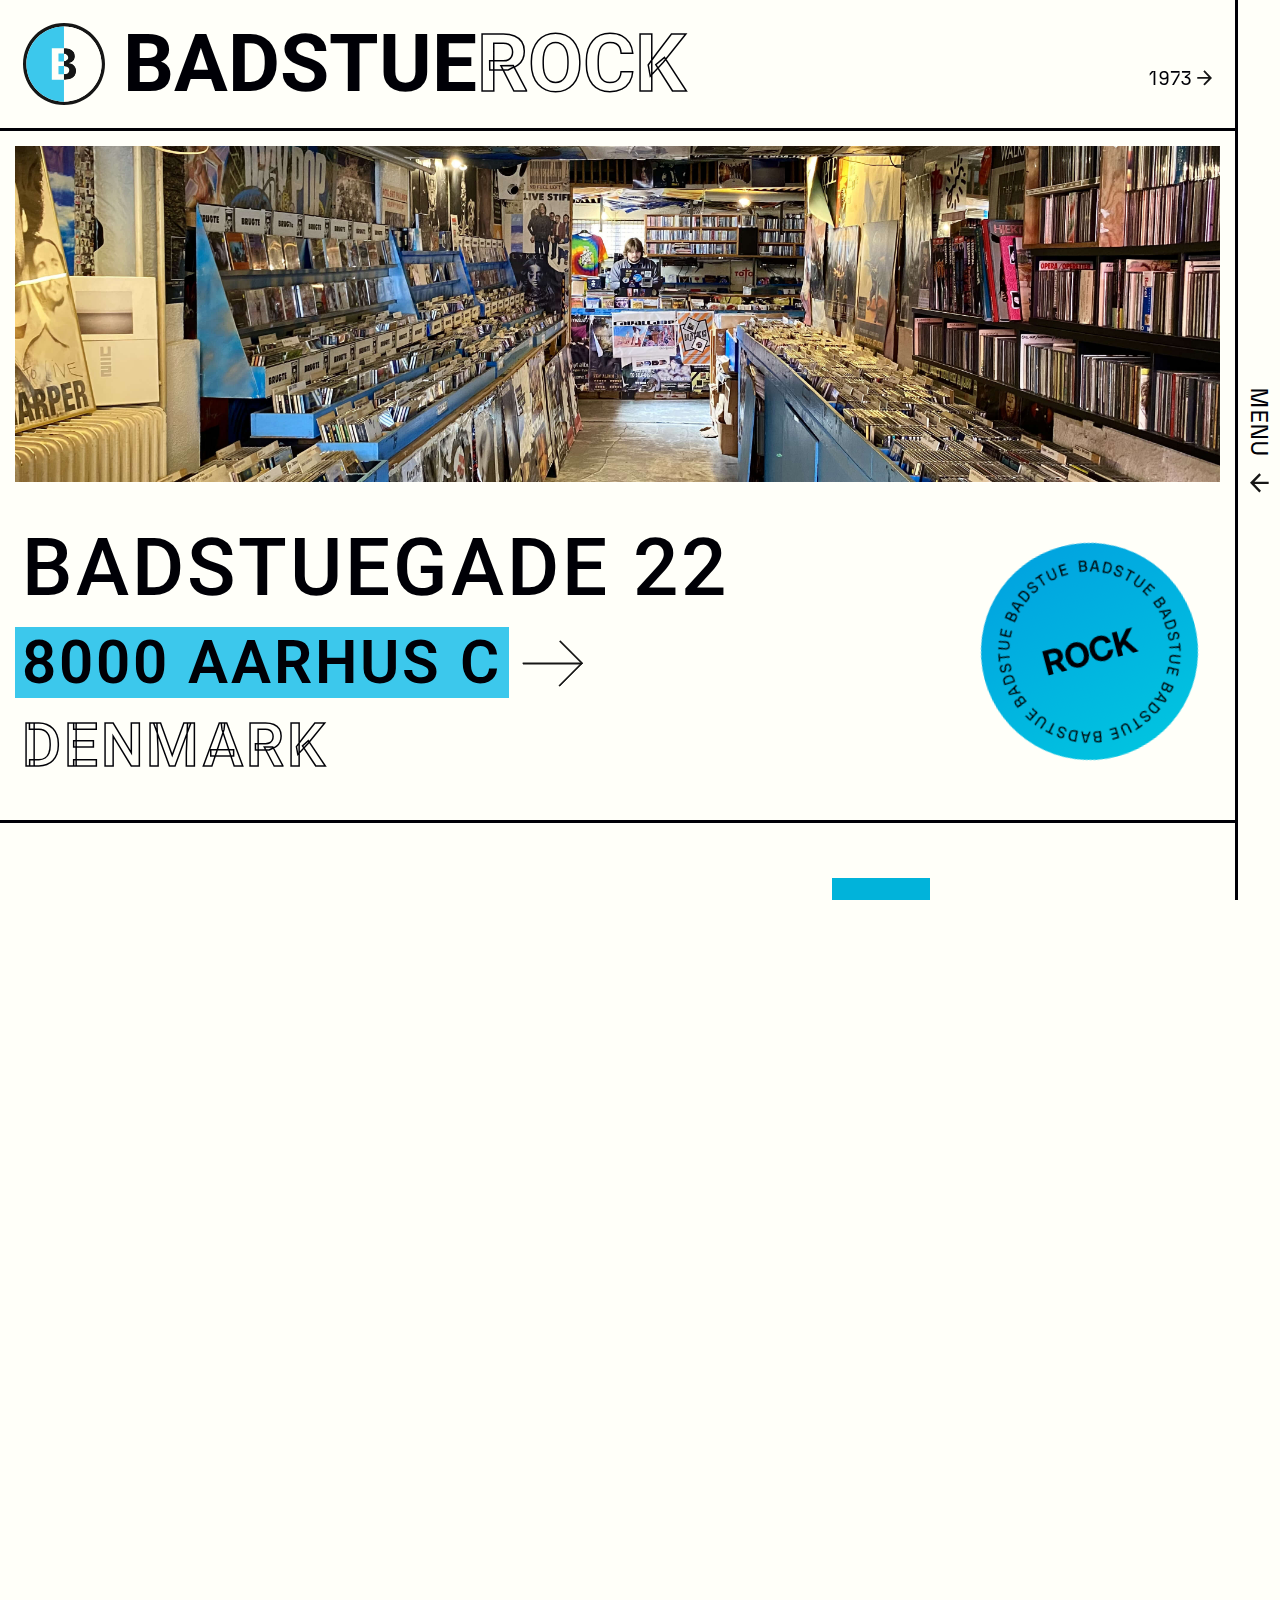
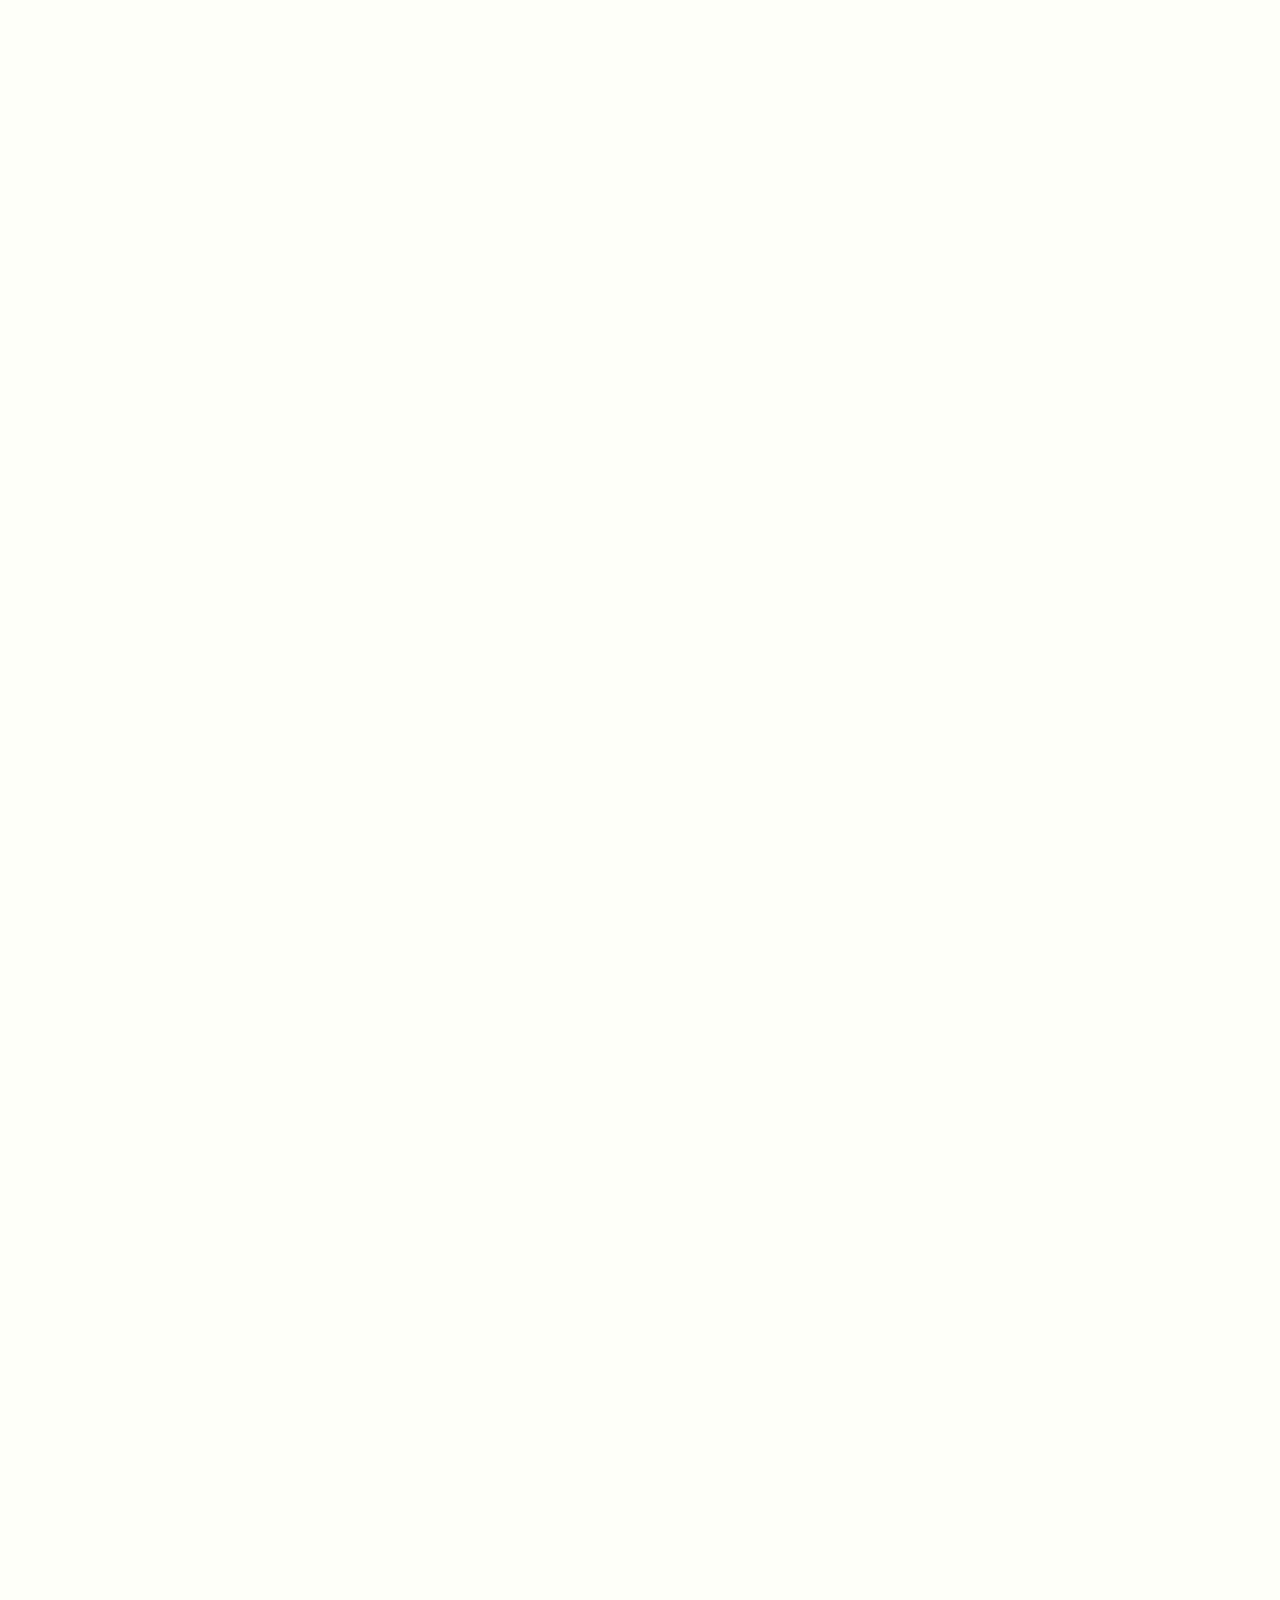
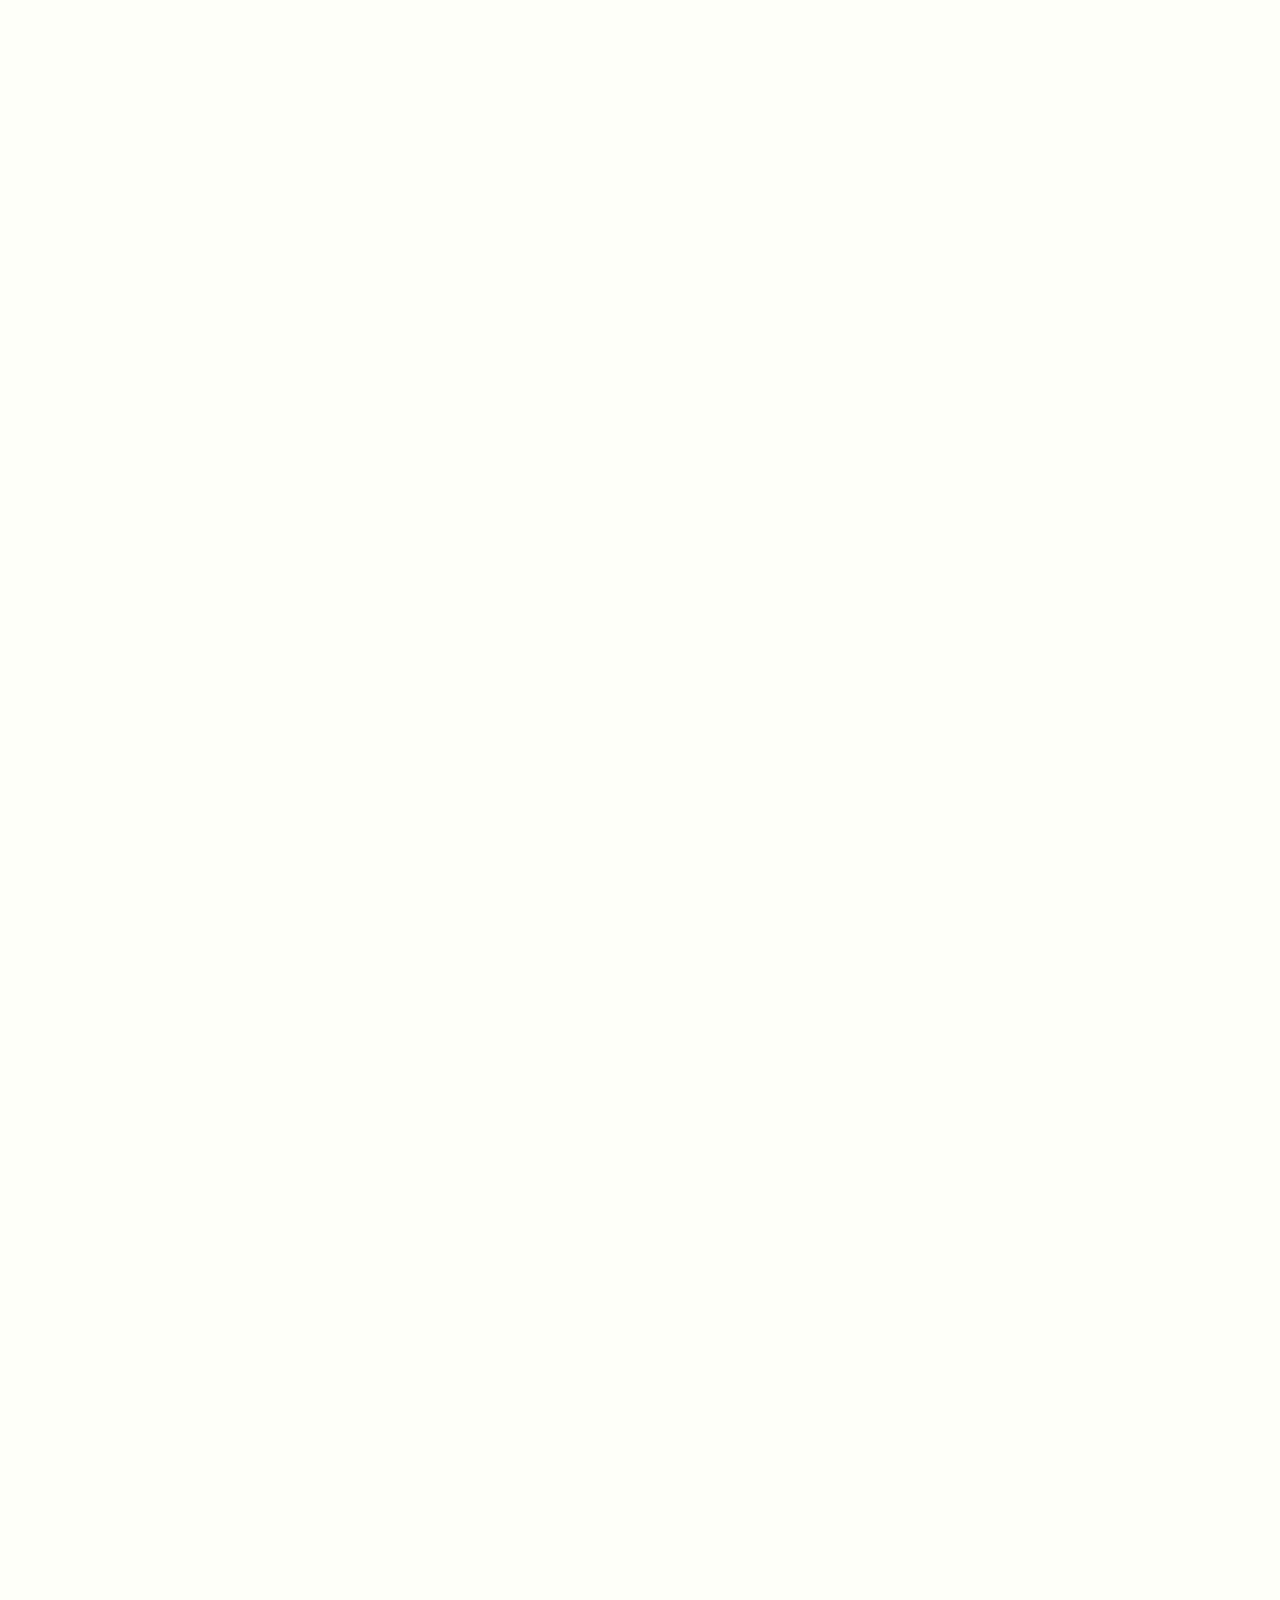
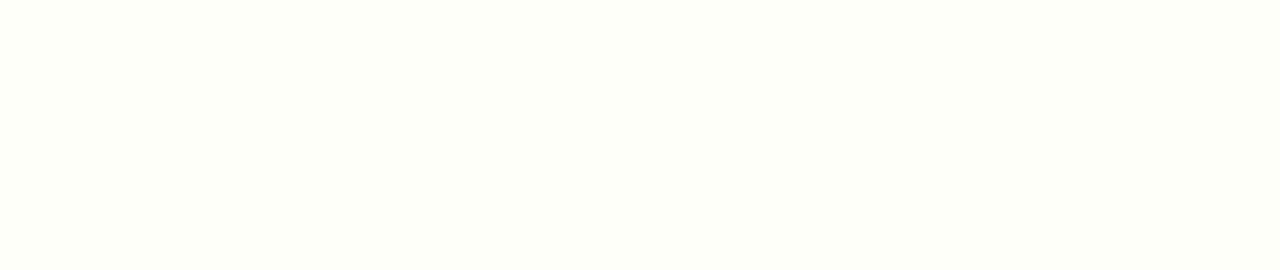
<file: index.html>
<!DOCTYPE html>
<html lang="en">
<head>
    <meta charset="UTF-8">
    <meta http-equiv="X-UA-Compatible" content="IE=edge">
    <meta name="viewport" content="width=device-width, initial-scale=1.0">
    <meta name="format-detection" content="telephone=no">
    <meta property="og:type" content="website">
    <meta property="og:title" content="Badstuerock">
    <meta property="og:site_name" content="Pladebutik">
    <meta property="og:description" content="Pladebutik i Latinerkvarteret">
    <meta name="description" content="Pladebutik i Latinerkvarteret">
    <meta property="og:image" content="img/logo.svg">
    <meta name="keywords" content="forside, åbningstider, cd, kassette, vinyler, shop, Aarhus, pladebutik, dansk">
    <meta name="author" content="Dennis Russell, Frederik Barbre, Lean Hansen">
    <meta name="geo.placename" content="Aarhus">
    <meta property="og:image" content="img/logo.svg">
    <meta property="og:url" content="https://badstuerock.v2.frederikbarbre.dk/">
    <meta property="og:locale" content="da_dk">
    <link rel="shortcut icon" href="img/logo.svg" type="image/x-icon">
    <link rel="stylesheet" href="css/style.css">
    <script src="js/main.js" defer></script>
    <script src="js/frontpage.js" defer></script>
    <script src="js/frontpageGenerator.js" type="module"></script>
    <title>BadstueRock</title>
</head>

<!-- Body Start -->

<body>

    <!-- Outer Wrapper Start -->

    <div class="outer-wrapper" id="top">

        <!-- Inner Wrapper Start -->

        <div class="inner-wrapper">

            <!-- Header Start -->

            <header>

                <!-- Header div 1 Start -->

                <div>
                    <a href="index.html"><img src="img/logo.svg" alt="badstue-logo"></a>
                    <h1 onclick="window.location.href = 'index.html'">BADSTUE<span>ROCK</span></h1>
                </div>

                <!-- Header div 1 End -->

                <!-- Header div 2 Start -->

                <div onclick="window.location.href = 'aboutus.html'" class="year-animation">
                    <p>1973</p>
                    <img src="img/arrow-plain.svg" alt="arrow">
                </div>

                <!-- Header div 2 End -->

            </header>

            <!-- Header End -->

            <!-- Hero Start -->

            <div class="hero">
                <img src="img/badstue-hero-alt.jpg" alt="badstue-hero">
                <div class="hero-text">
                    <article>
                        <h2>BADSTUEGADE 22</h2>
                        <div class="hero-text-btn"><h3 onclick="window.open('https://www.google.com/maps/place/Badstue+Rock/@56.1588919,10.206314,17z/data=!3m1!4b1!4m6!3m5!1s0x464c3f9690657f89:0xbd5d1159717348e4!8m2!3d56.1588889!4d10.2088889!16s%2Fg%2F11b6n_l26g?entry=ttu', '_blank')">8000 AARHUS C</h3></div>
                        <h3>DENMARK</h3>
                    </article> 
                    <div class="badge">
                        <div class="text-circle"></div>
                        <h3>ROCK</h3>
                    </div>
                </div>
            </div>

            <!-- Hero End -->

            <!-- New Releases Start -->

            <div class="m-scroll box-65 letter-height">
                <div class="m-scroll__title">
                  <div class="scroll-backward scroll-speed-medium letter-gap">
                    <h2>
                       NYE RELEASES <span>NYE RELEASES</span> NYE RELEASES <span>NYE RELEASES</span> NYE RELEASES <span>NYE RELEASES</span>
                    </h2>
                    <h2>
                        NYE RELEASES <span>NYE RELEASES</span> NYE RELEASES <span>NYE RELEASES</span> NYE RELEASES <span>NYE RELEASES</span>
                    </h2>
                  </div>
                </div>
            </div>

            <div class="releases-wrapper">
                <div class="releases-inner-wrapper scroll-grab">
                    <div class="releases" id="releases">
                        
                    </div>
                    <!-- Show all Icon Start -->
    
                    <div class="show-all release-height">
                        <div class="show-all-btn" onclick="window.location.href = 'inventory.html'">
                            <img src="img/arrow-diagonal.svg" alt="arrow">
                        </div>
                        <h5>VIS ALLE</h5>
                    </div>
    
                    <!-- Show all Icon End -->
                </div>
    
                <div class="m-scroll box-off arrow-height">
                    <div class="m-scroll__title">
                      <div class="scroll-forward scroll-speed-medium arrow-gap">
                        <div class="flex">
                            <img class="arrow-forward" src="img/arrow-forward.png" alt="arrow-forward">
                            <img class="arrow-forward" src="img/arrow-forward.png" alt="arrow-forward">
                        </div>
                        <div class="flex">
                            <img class="arrow-forward" src="img/arrow-forward.png" alt="arrow-forward">
                            <img class="arrow-forward" src="img/arrow-forward.png" alt="arrow-forward">
                        </div>
                      </div>
                    </div>
                </div>
            </div>

            <!-- New Releases End -->

            <!-- Recommendations Start -->

            <div class="m-scroll box-55 letter-height">
                <div class="m-scroll__title">
                  <div class="scroll-backward scroll-speed-slow letter-gap">
                    <h2>
                       BADSTUE <span>ANBEFALER</span> BADSTUE <span>ANBEFALER</span> BADSTUE <span>ANBEFALER</span> BADSTUE <span>ANBEFALER</span> BADSTUE <span>ANBEFALER</span> BADSTUE <span>ANBEFALER</span>
                    </h2>
                    <h2>
                        BADSTUE <span>ANBEFALER</span> BADSTUE <span>ANBEFALER</span> BADSTUE <span>ANBEFALER</span> BADSTUE <span>ANBEFALER</span> BADSTUE <span>ANBEFALER</span> BADSTUE <span>ANBEFALER</span>
                    </h2>
                  </div>
                </div>
            </div>

            <div class="recommend-wrapper">
                <div class="recommend">
                    <div class="recommend-inner">
                        <div>
                            <div class="play-btn paused">
                                <div>
                                    <img onclick="audioPlayer()" id="play" src="img/play.svg" alt="play-btn">
                                    <img onclick="audioPlayer()" id="pause" class="audio-not-active" src="img/pause.svg" alt="pause-btn">
                                    <audio src="audio/local-hero.mp3" id="audio"></audio>
                                </div>
                            </div>
                            <img src="img/mark-knopfler.png" alt="local hero mark knopfler">
                            <div id="progress-bar"></div>
                        </div>
                        <img class="local-hero" src="img/local-hero-text.png" alt="local hero text">
                        <article>
                            <img class="hidden local-hero-mobile" src="img/local-hero-text-horizontal.png" alt="local hero text">
                            <h3>MARK KNOPFLER</h3>
                            <h4>ROCK</h4>
                            <p>Guitaristen og vokalisten fra Dire Straits, Mark Knopfler, er den primære arbejdskraft og tanke bag dette eventyrlige soundtrack til filmen 'Local Hero', der bl.a. også har Gerry Rafferty som optrædende på vokal.
                                <br><br>
                                Pladen er 'half speed mastered' af det kendte Abbey Road Studios. Resultatet er krystalklare højfrekvenser og generelt bedre kvalitet end sædvanlige mastering-teknikker. 
                                <br><br>
                                Med pladen følger der nemlig et 'mastering certificate' fra Abbey Road's.</p>
                        </article>
                    </div>
                </div>
            </div>

            <!-- Recommendations End -->

            <!-- Articles Start -->

            <div class="m-scroll box-15 letter-height">
                <div class="m-scroll__title">
                  <div class="scroll-backward scroll-speed-medium letter-gap">
                    <h2>
                       ARTIKLER <span>ARTIKLER</span> ARTIKLER <span>ARTIKLER</span> ARTIKLER <span>ARTIKLER</span> ARTIKLER <span>ARTIKLER</span>
                    </h2>
                    <h2>
                        ARTIKLER <span>ARTIKLER</span> ARTIKLER <span>ARTIKLER</span> ARTIKLER <span>ARTIKLER</span> ARTIKLER <span>ARTIKLER</span>
                    </h2>
                  </div>
                </div>
            </div>

            <div class="articles-wrapper">
                <div class="articles-inner-wrapper scroll-grab">
                    <div class="articles" id="articles">
                    </div>
                    <div class="show-all article-height">
                        <div class="show-all-btn">
                            <img src="img/arrow-diagonal.svg" alt="arrow">
                        </div>
                        <h5>VIS ALLE</h5>
                    </div>
                </div>

                <div class="m-scroll box-off arrow-height">
                    <div class="m-scroll__title">
                      <div class="scroll-forward scroll-speed-medium arrow-gap">
                        <div class="flex">
                            <img class="arrow-forward" src="img/arrow-forward.png" alt="arrow-forward">
                            <img class="arrow-forward" src="img/arrow-forward.png" alt="arrow-forward">
                        </div>
                        <div class="flex">
                            <img class="arrow-forward" src="img/arrow-forward.png" alt="arrow-forward">
                            <img class="arrow-forward" src="img/arrow-forward.png" alt="arrow-forward">
                        </div>
                      </div>
                    </div>
                </div>
                
            </div>

            <!-- Articles End -->

            <!-- Inspiration Start -->

            <div class="m-scroll box-25 letter-height">
                <div class="m-scroll__title">
                  <div class="scroll-backward scroll-speed-slow letter-gap">
                    <h2>
                        KOM NED OG BLIV INSPIRERET <span>KOM NED OG BLIV INSPIRERET</span> KOM NED OG BLIV INSPIRERET <span>KOM NED OG BLIV INSPIRERET</span> KOM NED OG BLIV INSPIRERET <span>KOM NED OG BLIV INSPIRERET</span>
                    </h2>
                    <h2>
                        KOM NED OG BLIV INSPIRERET <span>KOM NED OG BLIV INSPIRERET</span> KOM NED OG BLIV INSPIRERET <span>KOM NED OG BLIV INSPIRERET</span> KOM NED OG BLIV INSPIRERET <span>KOM NED OG BLIV INSPIRERET</span>
                    </h2>
                  </div>
                </div>
            </div>


            <div class="covers" id="covers">
                <div class="m-scroll box-off album-height">
                    <div class="m-scroll__title">
                      <div class="scroll-forward scroll-speed-slow album-gap">
                        <div class="covers1"></div>
                        <div class="covers2"></div>
                      </div>
                    </div>
                </div>
                
                <div class="m-scroll box-off album-height">
                    <div class="m-scroll__title">
                      <div class="scroll-backward scroll-speed-slow album-gap">
                        <div class="covers3"></div>
                        <div class="covers4"></div>
                      </div>
                    </div>
                </div>

                <div class="m-scroll box-off album-height">
                    <div class="m-scroll__title">
                      <div class="scroll-forward scroll-speed-slow album-gap">
                        <div class="covers5"></div>
                        <div class="covers6"></div>
                      </div>
                    </div>
                </div>
            </div>

            <!-- Inspiration End -->

            <!-- Anmeldelser Start -->

            <div class="m-scroll box-85 letter-height">
                <div class="m-scroll__title">
                  <div class="scroll-backward scroll-speed-medium letter-gap">
                    <h2>
                        ANMELDELSER <span>ANMELDELSER</span> ANMELDELSER <span>ANMELDELSER</span> ANMELDELSER <span>ANMELDELSER</span>
                    </h2>
                    <h2>
                        ANMELDELSER <span>ANMELDELSER</span> ANMELDELSER <span>ANMELDELSER</span> ANMELDELSER <span>ANMELDELSER</span>
                    </h2>
                  </div>
                </div>
            </div>

            <div class="testimonials" id="testimonials">

            </div>

            <!-- Anmeldelser End -->

            <div class="back-to-top">
                <p>
                    <a href="#top">BACK TO TOP</a>
                </p>
            </div>

        </div>

        <!-- Inner Wrapper End -->

        <!-- Aside / Menu Start -->

        <aside class="menu-desktop">

            <!-- Nav-menu / Nav-wrapper Start-->

            <div id="nav-menu" class="nav-wrapper nav-neutral">

                <!-- Nav Element Start -->

                <nav>

                    <!-- Menu bar right side of screen Start -->

                    <div class="desktop-btn"  onclick="navToggle()">
                        <h2>MENU</h2>
                        <img id=menu-arrow src="img/arrow-plain.svg" alt="menu-arrow">
                    </div>

                    <!-- Menu bar right side of screen End -->

                    <!-- Nav menu content Start -->

                    <div class="nav-content" id="nav-content">

                        <!-- Close Button for the Menu when width is Below 710px Start -->

                        <div class="close-btn" onclick="mobileNavToggle()">
                            <img src="img/close.png" alt="close-btn">
                        </div>

                        <!-- Close Button for the Menu when width is Below 710px End -->

                        <!-- Container for Menu / Nav Links Start -->

                        <ul class="nav-links">
                            <li><a href="inventory.html"><strong></strong>INVENTAR<span></span></a></li>
                            <li><a href="#"><strong></strong>UPCOMING<span></span></a></li>
                            <li><a href="#"><strong></strong>ARTIKLER<span></span></a></li>
                            <li><a href="aboutus.html"><strong></strong>OM OS<span></span></a></li>
                        </ul>

                        <!-- Container for Menu / Nav Links End -->

                        <!-- Container for Opening Hours in Menu Start -->

                        <ul class="opening-hours">
                            <li>MAN - TOR<br><span>11:00-17:30</span></li>
                            <li>FRE<br><span>11:00-18:00</span></li>
                            <li>LØR<br><span>10:30-15:30</span></li>
                            <li>SØN<br><span>LUKKET</span></li>
                        </ul>

                        <!-- Container for Opening Hours in Menu End -->

                        <!-- Contact Container Start -->

                        <div class="contact">

                            <!-- Phone Number And Email Container Start -->

                            <ul>
                                <li>info@badstuerock.dk</li>
                                <li>+45 86 19 76 74</li>
                            </ul>

                            <!-- Phone Number And Email Container End -->

                            <!-- SoMe Icons Container Start -->

                            <div class="some">
                                <img src="img/instagram.png" alt="instagram-icon" onclick="window.open('https://www.instagram.com/badstuerock/?hl=da', '_blank')">
                                <img src="img/facebook.png" alt="facebook-icon" onclick="window.open('https://www.facebook.com/badstuerock/?locale=da_DK', '_blank')">
                            </div>

                            <!-- SoMe Icons Container End -->

                        </div>

                        <!-- Contact Container End -->

                    </div>

                    <!-- Nav menu content End -->
                    
                </nav>

                <!-- Nev Element End -->

            </div>
            
            
            <!-- Nav-menu End -->

        </aside>

        <!-- Menu - Mobile Start -->

        <div class="menu-mobile">
            <div class="menu-btn mobile-not-active" id="mobile-menu" onclick="mobileNavToggle()">
                <img src="img/arrow-plain.svg" alt="arrow">
                <h2>MENU</h2>
            </div>
        </div>

        <!-- Menu - Mobile End -->

        <!-- Aside / Menu End -->

    </div>

    <!-- Outer Wrapper End -->

</body>

<!-- Body End -->

</html>
</file>
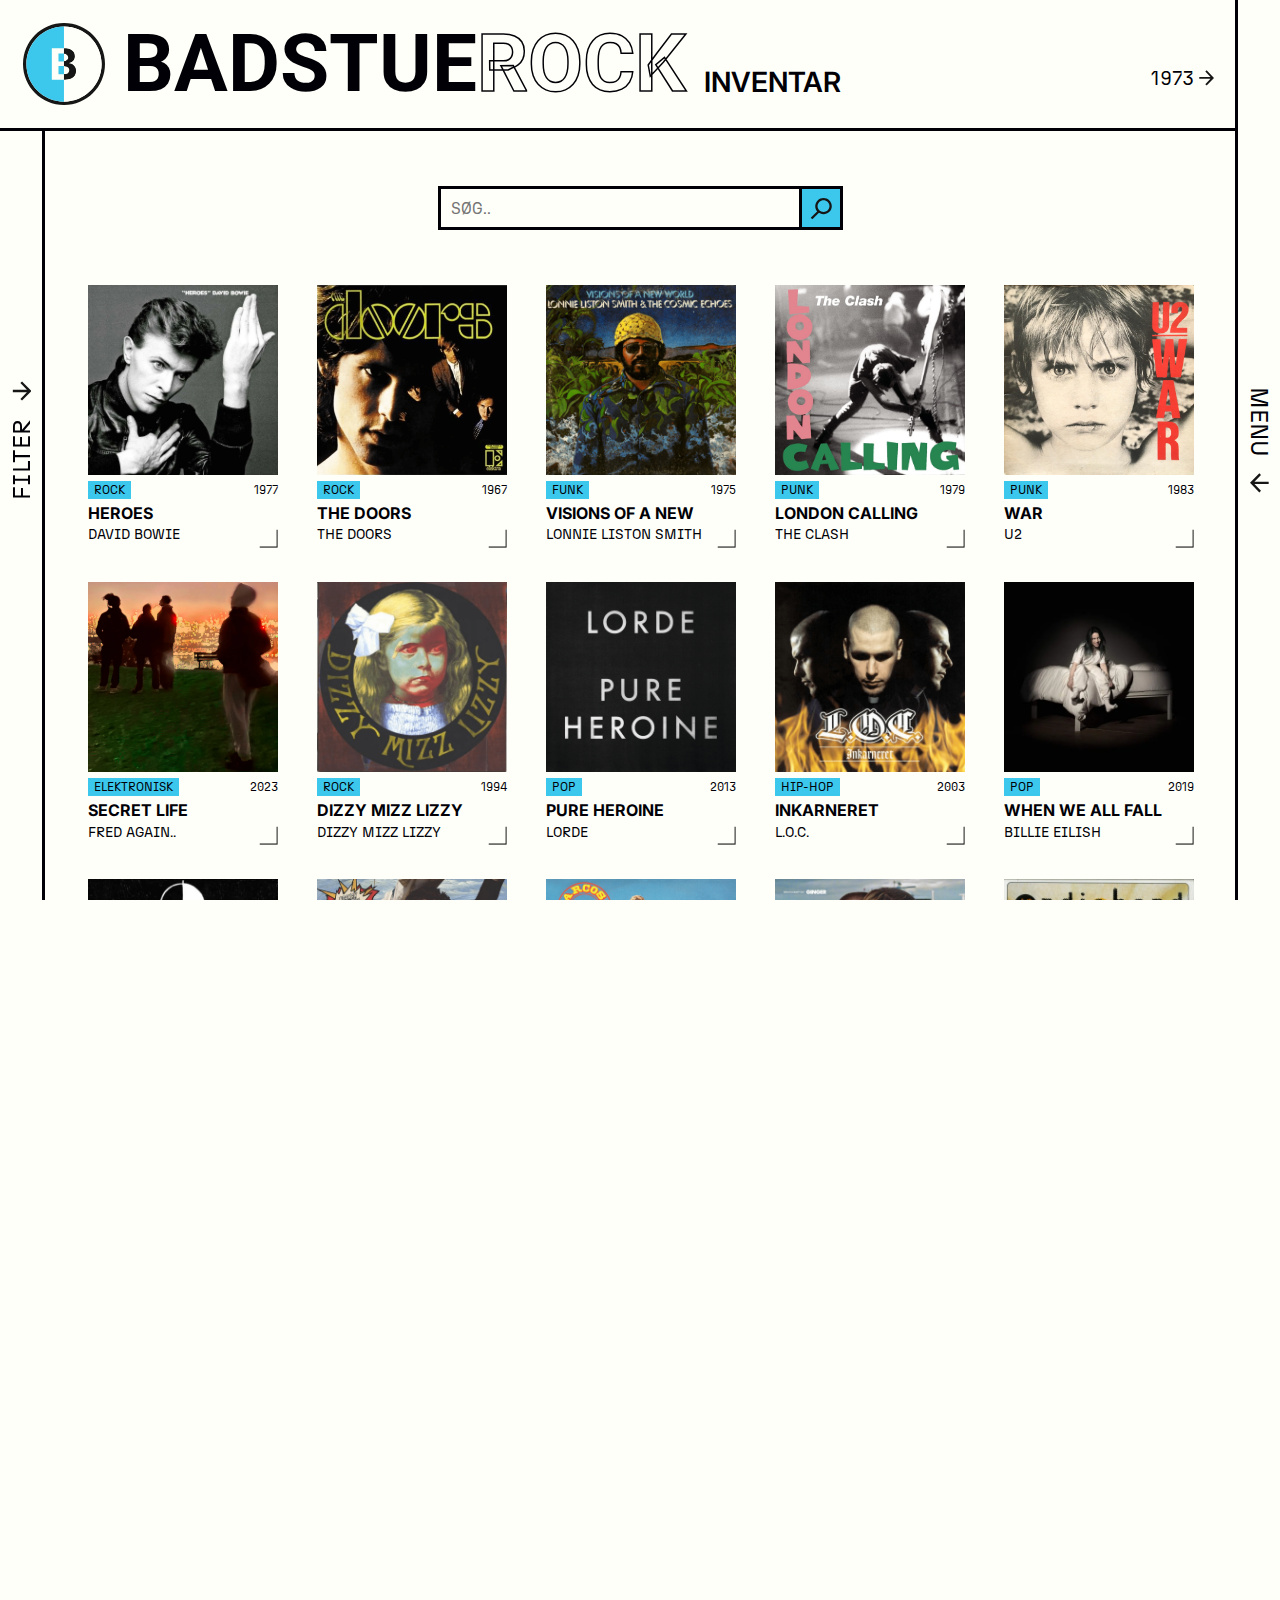
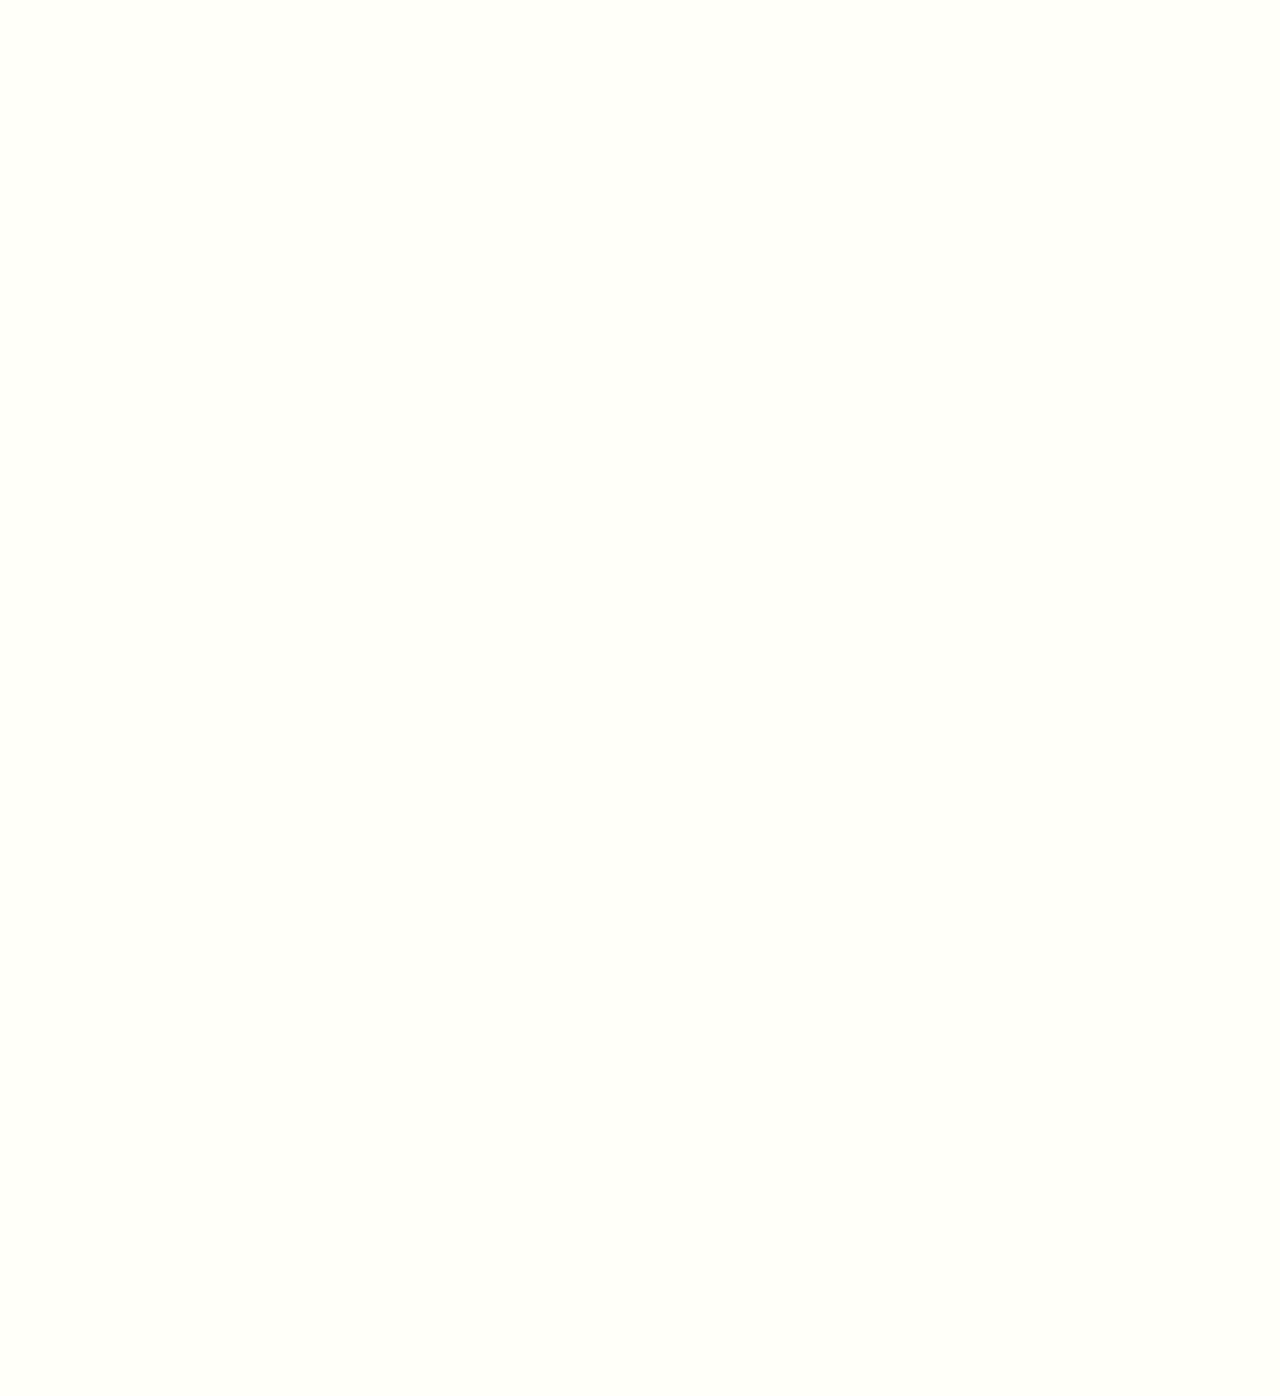
<file: inventory.html>
<!DOCTYPE html>
<html lang="en">
<head>
    <meta charset="UTF-8">
    <meta http-equiv="X-UA-Compatible" content="IE=edge">
    <meta name="viewport" content="width=device-width, initial-scale=1.0">
    <meta name="format-detection" content="telephone=no">
    <meta property="og:type" content="website">
    <meta property="og:title" content="Badstuerock">
    <meta property="og:site_name" content="Pladebutik">
    <meta property="og:description" content="Pladebutik i Latinerkvarteret">
    <meta name="description" content="Pladebutik i Latinerkvarteret">
    <meta property="og:image" content="img/logo.svg">
    <meta name="keywords" content="inventar, produkter, cd, kassette, vinyler, shop, Aarhus, pladebutik, dansk">
    <meta name="author" content="Dennis Russell, Frederik Barbre, Lean Hansen">
    <meta name="geo.placename" content="Aarhus">
    <meta property="og:image" content="img/logo.svg">
    <meta property="og:url" content="https://badstuerock.frederikbarbre.dk/inventory.html">
    <meta property="og:locale" content="da_dk">
    <link rel="shortcut icon" href="img/logo.svg" type="image/x-icon">
    <title>BadstueRock - Inventar</title>
    <link rel="stylesheet" href="css/style.css">
    <script src="js/main.js" defer></script>
    <script src="js/inventoryGenerator.js" type="module"></script>
    <script src="js/searchFunctionality.js" type="module"></script>
    <script src="js/productGenerator.js" type="module"></script>
    <script src="js/inventory.js" defer></script>
</head>
<body>
    <div class="outer-wrapper" id="top">

        <!-- Inner Wrapper Start -->

        <div class="inner-wrapper">

            <!-- Header Start -->

            <header class="submenu-header">

                <!-- Header div 1 Start -->

                <div>
                    <a class="submenu-logo" href="index.html"><img src="img/logo.svg" alt="badstue-logo"></a>
                    <h1 onclick="window.location.href = 'index.html'">BADSTUE<span>ROCK</span></h1>
                    <h2 class="submenu-title" onclick="window.location.href = 'inventory.html'">INVENTAR</h2>
                </div>

                <!-- Header div 1 End -->

                <!-- Header div 2 Start -->

                <div class="submenu-year year-animation" onclick="window.location.href = 'aboutus.html'">
                    <p>1973</p>
                    <img src="img/arrow-plain.svg" alt="arrow">
                </div>

                <!-- Header div 2 End -->

            </header>

            <!-- Back to top start -->

            <div class="back-to-top-wrapper">
                <div class="back-to-top-btn" id="back-to-top-btn">
                    <a href="#top">
                        <img src="img/arrow-diagonal.svg" alt="back to top button">
                    </a>
                </div>
            </div>

            <!-- Back to top slut -->

            <!-- Header End -->

            <div class="inventory-menu">
                <div class="filter-menu filter-neutral" id="filter-menu">
                    <div class="filter-content" id="filter-content">
                        <!-- FILTER CONTENT HERE -->
                        <h2>MEDIE</h2>
                        <div class="filter-media" id="medias"></div>
                        <h2>GENRE</h2>
                        <div class="filter-genre" id="genres"></div>
                        <div class="filter-close-btn" onclick="filterToggle()">
                            <p>FILTRER</p>
                        </div>
                    </div>
                    <div class="filter-btn-wrapper">
                        <div class="filter-btn" id="filter-btn" onclick="filterToggle()">
                            <h2>FILTER</h2>
                            <img src="img/arrow-plain.svg" id="filter-arrow" alt="arrow">
                        </div>
                    </div>
                </div>
                <div class="inventory-content">
                    <div class="search-wrapper">
                        <label for="search-bar"></label>
                        <input type="search" name="search" class="search-bar" id="search-bar" placeholder="SØG..">
                        <div class="search-btn">
                            <img src="img/search.svg" alt="search-icon">
                        </div>
                    </div>

                    <template id="inventory-template">
                        <div class="inventory-card">
                            <a href="product.html">
                                <div class="inventory-card-id">
                                    <div class="inventory-image"></div>
                                    <div class="inventory-genre-year">
                                        <p class="inventory-genre"></p>
                                        <p class="inventory-year"></p>
                                    </div>
                                    <h2 class="inventory-title"></h2>
                                    <h3 class="inventory-artist"></h3>
                                </div>
                            </a>
                        </div>
                    </template>

                    <div class="inventory-container" id="inventory-container">
                        <!-- WE SPAWN SHIT HERE -->
                    </div>
                  
                </div>
            </div>

        </div>

        <!-- Inner Wrapper End -->

        <!-- Aside / Menu Start -->

        <aside class="menu-desktop">

            <!-- Nav-menu / Nav-wrapper Start-->

            <div id="nav-menu" class="nav-wrapper nav-neutral">

                <!-- Nav Element Start -->

                <nav>

                    <!-- Menu bar right side of screen Start -->

                    <div class="desktop-btn"  onclick="navToggle()">
                        <h2>MENU</h2>
                        <img id=menu-arrow src="img/arrow-plain.svg" alt="menu-arrow">
                    </div>

                    <!-- Menu bar right side of screen End -->

                    <!-- Nav menu content Start -->

                    <div class="nav-content" id="nav-content">

                        <!-- Close Button for the Menu when width is Below 710px Start -->

                        <div class="close-btn" onclick="mobileNavToggle()">
                            <img src="img/close.png" alt="close-btn">
                        </div>

                        <!-- Close Button for the Menu when width is Below 710px End -->

                        <!-- Container for Menu / Nav Links Start -->

                        <ul class="nav-links">
                            <li><a href="inventory.html"><strong class="link-active"></strong>INVENTAR<span></span></a></li>
                            <li><a href="#"><strong></strong>UPCOMING<span></span></a></li>
                            <li><a href="#"><strong></strong>ARTIKLER<span></span></a></li>
                            <li><a href="aboutus.html"><strong></strong>OM OS<span></span></a></li>
                        </ul>

                        <!-- Container for Menu / Nav Links End -->

                        <!-- Container for Opening Hours in Menu Start -->

                        <ul class="opening-hours">
                            <li>MAN - TOR<br><span>11:00-17:30</span></li>
                            <li>FRE<br><span>11:00-18:00</span></li>
                            <li>LØR<br><span>10:30-15:30</span></li>
                            <li>SØN<br><span>LUKKET</span></li>
                        </ul>

                        <!-- Container for Opening Hours in Menu End -->

                        <!-- Contact Container Start -->

                        <div class="contact">

                            <!-- Phone Number And Email Container Start -->

                            <ul>
                                <li>info@badstuerock.dk</li>
                                <li>+45 86 19 76 74</li>
                            </ul>

                            <!-- Phone Number And Email Container End -->

                            <!-- SoMe Icons Container Start -->

                            <div class="some">
                                <img src="img/instagram.png" alt="instagram-icon" onclick="window.open('https://www.instagram.com/badstuerock/?hl=da', '_blank')">
                                <img src="img/facebook.png" alt="facebook-icon" onclick="window.open('https://www.facebook.com/badstuerock/?locale=da_DK', '_blank')">
                            </div>

                            <!-- SoMe Icons Container End -->

                        </div>

                        <!-- Contact Container End -->

                    </div>

                    <!-- Nav menu content End -->
                    
                </nav>

                <!-- Nev Element End -->

            </div>
            
            
            <!-- Nav-menu End -->

        </aside>

        <!-- Menu - Mobile Start -->

        <div class="menu-mobile">
            <div class="menu-btn mobile-not-active" id="mobile-menu" onclick="mobileNavToggle()">
                <img src="img/arrow-plain.svg" alt="arrow">
                <h2>MENU</h2>
            </div>
        </div>

        <!-- Menu - Mobile End -->

        <!-- Aside / Menu End -->

    </div>

    <!-- Outer Wrapper End -->
    
</body>
</html>
</file>
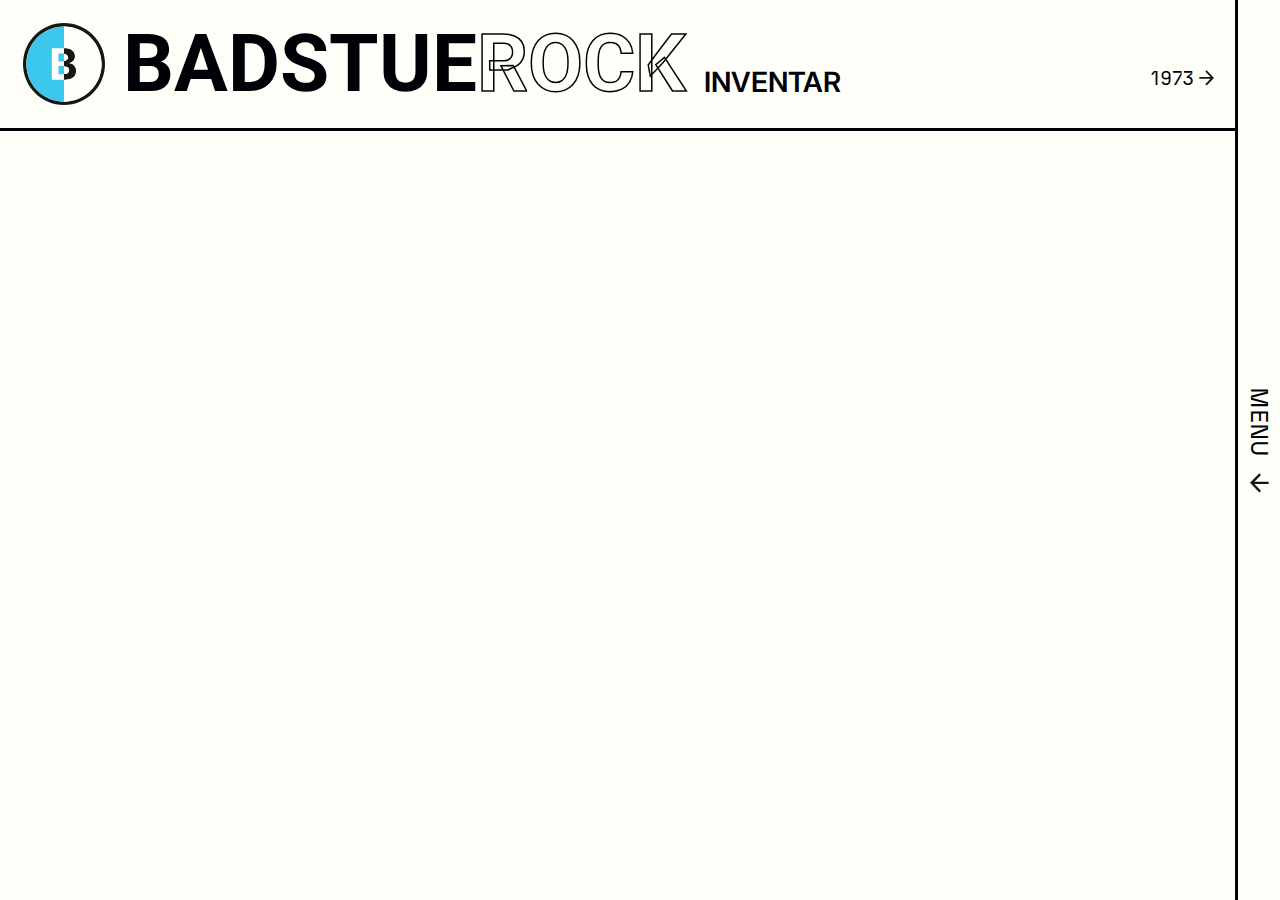
<file: product.html>
<!DOCTYPE html>
<html lang="en">
<head>
    <meta charset="UTF-8">
    <meta http-equiv="X-UA-Compatible" content="IE=edge">
    <meta name="viewport" content="width=device-width, initial-scale=1.0">
    <meta property="og:type" content="website">
    <meta property="og:title" content="Badstuerock">
    <meta property="og:site_name" content="Pladebutik">
    <meta property="og:description" content="Pladebutik i Latinerkvarteret">
    <meta name="description" content="Pladebutik i Latinerkvarteret">
    <meta property="og:image" content="img/logo.svg">
    <meta name="keywords" content="produkter, cd, kassette, vinyler, shop, Aarhus, pladebutik, dansk">
    <meta name="author" content="Dennis Russell, Frederik Barbre, Lean Hansen">
    <meta name="geo.placename" content="Aarhus">
    <meta property="og:image" content="img/logo.svg">
    <meta property="og:url" content="https://badstuerock.frederikbarbre.dk/product.html">
    <meta property="og:locale" content="da_dk">
    <link rel="shortcut icon" href="img/logo.svg" type="image/x-icon">
    <title>Badstuerock - Inventar</title>
    <link rel="stylesheet" href="css/style.css">
    <script src="js/main.js" defer></script>
    <script src="js/product.js" type="module"></script>
    <!-- <script src="js/productGenerator.js" defer type="module"></script> -->
</head>
<body>
    <div class="outer-wrapper">

        <!-- Inner Wrapper Start -->

        <div class="inner-wrapper">

            <!-- Header Start -->

            <header class="submenu-header product-header">

                <!-- Header div 1 Start -->

                <div>
                    <a class="submenu-logo" href="index.html"><img src="img/logo.svg" alt="badstue-logo"></a>
                    <h1 onclick="window.location.href = 'index.html'">BADSTUE<span>ROCK</span></h1>
                    <h2 class="submenu-title" onclick="window.location.href = 'inventory.html'">INVENTAR</h2>
                </div>

                <!-- Header div 1 End -->

                <!-- Header div 2 Start -->

                <div class="submenu-year year-animation" onclick="window.location.href = 'aboutus.html'">
                    <p>1973</p>
                    <img src="img/arrow-plain.svg" alt="arrow">
                </div>

                <!-- Header div 2 End -->

            </header>

            <!-- Header End -->

            <!-- Wrapper for the product content start -->
            <div class="product-wrapper">
                <!-- Product STUFF HERE -->
                <div class="product" id="product">
                    <div class="error"></div>
                </div>
            </div>

            <!-- Wrapper for the product content end -->

        </div>

        <!-- Inner Wrapper End -->

        <!-- Aside / Menu Start -->

        <aside class="menu-desktop">

            <!-- Nav-menu / Nav-wrapper Start-->

            <div id="nav-menu" class="nav-wrapper nav-neutral">

                <!-- Nav Element Start -->

                <nav>

                    <!-- Menu bar right side of screen Start -->

                    <div class="desktop-btn"  onclick="navToggle()">
                        <h2>MENU</h2>
                        <img id=menu-arrow src="img/arrow-plain.svg" alt="menu-arrow">
                    </div>

                    <!-- Menu bar right side of screen End -->

                    <!-- Nav menu content Start -->

                    <div class="nav-content" id="nav-content">

                        <!-- Close Button for the Menu when width is Below 710px Start -->

                        <div class="close-btn" onclick="mobileNavToggle()">
                            <img src="img/close.png" alt="close-btn">
                        </div>

                        <!-- Close Button for the Menu when width is Below 710px End -->

                        <!-- Container for Menu / Nav Links Start -->

                        <ul class="nav-links">
                            <li><a href="inventory.html"><strong class="link-active"></strong>INVENTAR<span></span></a></li>
                            <li><a href="#"><strong></strong>UPCOMING<span></span></a></li>
                            <li><a href="#"><strong></strong>ARTIKLER<span></span></a></li>
                            <li><a href="aboutus.html"><strong></strong>OM OS<span></span></a></li>
                        </ul>

                        <!-- Container for Menu / Nav Links End -->

                        <!-- Container for Opening Hours in Menu Start -->

                        <ul class="opening-hours">
                            <li>MAN - TOR<br><span>11:00-17:30</span></li>
                            <li>FRE<br><span>11:00-18:00</span></li>
                            <li>LØR<br><span>10:30-15:30</span></li>
                            <li>SØN<br><span>LUKKET</span></li>
                        </ul>

                        <!-- Container for Opening Hours in Menu End -->

                        <!-- Contact Container Start -->

                        <div class="contact">

                            <!-- Phone Number And Email Container Start -->

                            <ul>
                                <li>info@badstuerock.dk</li>
                                <li>+45 86 19 76 74</li>
                            </ul>

                            <!-- Phone Number And Email Container End -->

                            <!-- SoMe Icons Container Start -->

                            <div class="some">
                                <img src="img/instagram.png" alt="instagram-icon" onclick="window.open('https://www.instagram.com/badstuerock/?hl=da', '_blank')">
                                <img src="img/facebook.png" alt="facebook-icon" onclick="window.open('https://www.facebook.com/badstuerock/?locale=da_DK', '_blank')">
                            </div>

                            <!-- SoMe Icons Container End -->

                        </div>

                        <!-- Contact Container End -->

                    </div>

                    <!-- Nav menu content End -->
                    
                </nav>

                <!-- Nev Element End -->

            </div>
            
            
            <!-- Nav-menu End -->

        </aside>

        <!-- Menu - Mobile Start -->

        <div class="menu-mobile">
            <div class="menu-btn mobile-not-active" id="mobile-menu" onclick="mobileNavToggle()">
                <img src="img/arrow-plain.svg" alt="arrow">
                <h2>MENU</h2>
            </div>
        </div>

        <!-- Menu - Mobile End -->

        <!-- Aside / Menu End -->

    </div>

    <!-- Outer Wrapper End -->
</body>
</html>
</file>
<file: css/style.css>
@import url("https://fonts.googleapis.com/css2?family=Inter:wght@400;500;600;700&family=Roboto:wght@400;500;700&display=swap");

@font-face {
  font-family: "N27";
  src: url(../fonts/n27.otf);
}

/*------- Utility classes / custom variables ------*/

:root {
  /* COLORS */
  --white: #fffff9;
  --black: #000006;
  --blue: #3cc8ec;
  --green: #43e597;
  --yellow: #fcff71;
  --red: #ff7253;

  /* GRADIENT */

  --blue-gradient: linear-gradient(-15deg, #01c6e0, #01a1e0);

  /* SPACING */
  --xs-spacing: 23px;
  --sm-spacing: 39px;
  --md-spacing: 55px;
  --lg-spacing: 75px;

  /* MAX-WIDTH */
  --max-width: 1800px;

  /* FONT SIZES */
  --xs3-font: 10px;
  --xs2-font: 11px;
  --xs-font: 16px;
  --sm-font: 18px;
  --md-font: 20px;
  --lg-font: 24px;
  --xl-font: 28px;
  --xl2-font: 34px;
  --xl3-font: 38px;
  --xl4-font: 48px;
  --xl5-font: 56px;
  --xl6-font: 60px;
  --xl7-font: 80px;

  /* FONT FAMILY */
  --primary-ff: "Inter", system-ui;
  --secondary-ff: "N27", system-ui;
  --tertiary-ff: "Roboto", system-ui;

  /* FONT WEIGTHS */
  --regular-font: 400;
  --medium-font: 500;
  --semibold-font: 600;
  --bold-font: 700;
}

/* SCROLLBEHAVIOR */

* {
  scroll-behavior: smooth;
}

title {
  text-transform: uppercase;
}

/*-------- SCROLLBAR ------*/

::-webkit-scrollbar {
  height: 6px;
  width: 6px;
}

::-webkit-scrollbar-track {
  background: var(--white);
}

::-webkit-scrollbar-thumb {
  background: var(--blue);
}

::-webkit-scrollbar-thumb:hover {
  background: var(--blue);
}

/* IOS FORMS FIXER */

@supports (-webkit-touch-callout: none) {
  /* CSS specific to iOS devices */
  * {
    -webkit-appearance: none;
  }

  .search-bar {
    border-radius: 0px;
  }

  .search-bar::-webkit-search-cancel-button {
    content: none;
    display: none;
  }
}

/* DESKTOP - SAFARI FORMS FIXER */

@media not all and (min-resolution: 0.001dpcm) {
  @supports (-webkit-appearance: none) and (display: flow-root) {
    * {
      -webkit-appearance: none;
    }

    .search-bar {
      border-radius: 0px;
    }
  }
}

/*--------- GREEN BOX UTILITY ------------*/

.box-15::after {
  left: 15%;
}

.box-15::before {
  left: 15%;
}

.box-25::after {
  left: 25%;
}

.box-25::before {
  left: 25%;
}

.box-35::after {
  left: 35%;
}

.box-35::before {
  left: 35%;
}

.box-45::after {
  left: 45%;
}

.box-45::before {
  left: 45%;
}

.box-55::after {
  left: 55%;
}

.box-55::before {
  left: 55%;
}

.box-65::after {
  left: 65%;
}

.box-65::before {
  left: 65%;
}

.box-75::after {
  left: 75%;
}

.box-75::before {
  left: 75%;
}

.box-85::after {
  left: 85%;
}

.box-85::before {
  left: 85%;
}

/*------- Omni selector / reset ----------*/

/*
  1. Use a more-intuitive box-sizing model. CREDIT: https://www.joshwcomeau.com/css/custom-css-reset/
*/
*,
*::before,
*::after {
  box-sizing: border-box;
}

/*
  2. Remove default margin
*/
* {
  margin: 0;
  font-family: var(--primary-ff);
  list-style: none;
  color: var(--black);
  text-decoration: none;
}

/*
  3. Allow percentage-based heights in the application
*/
html,
body {
  height: 100%;
  overflow-x: hidden;
}

/*
  Typographic tweaks!
  4. Add accessible line-height
  5. Improve text rendering
*/
body {
  -webkit-font-smoothing: antialiased;
  background-color: var(--white);
}

/*
  6. Improve media defaults
*/
img,
picture,
video,
canvas,
svg {
  display: block;
}

/*
  7. Remove built-in form typography styles
*/
input,
button,
textarea,
select {
  font: inherit;
}

/*
  8. Avoid text overflows
*/
p,
h1,
h2,
h3,
h4,
h5,
h6,
li {
  overflow-wrap: break-word;
}

/*
  9. Create a root stacking context
*/
#root,
#__next {
  isolation: isolate;
}

/* 
  10. Fix inline indent on ul
*/

ul {
  padding-inline-start: 0px;
}

/*------- Wrapper --------*/

.outer-wrapper {
  max-width: var(--max-width);
  margin-inline: auto;
  display: flex;
  justify-content: space-between;
  position: relative;
}

/*--------- Custom variable doesn't work in media query --------*/

@media screen and (min-width: 1800px) {
  .outer-wrapper {
    border-inline: 3px solid var(--black);
    min-height: 100vh;
  }
}

.inner-wrapper {
  width: 100%;
}

.nav-menu {
  overflow: hidden;
}

/*------ HEADER -----*/

/*-------- General header styling ----------*/

header {
  display: flex;
  width: 100%;
  padding: var(--xs-spacing);
  justify-content: space-between;
  border-bottom: 3px solid var(--black);
}

/*--------- Styling the first div in the header container ----------*/

header div:nth-child(1) {
  display: flex;
  gap: 18px;
  align-items: center;
  height: 82px;
}

header div:nth-child(1) img {
  width: 82px;
  object-fit: contain;
}

/*-------- Styling the span in the H1 of the first div making the 'rock' in 'badstuerock' stroke only ----------*/

header h1 {
  font-family: var(--tertiary-ff);
  font-size: var(--xl7-font);
  cursor: pointer;
  color: var(--black);
}

header span {
  -webkit-text-fill-color: var(--white);
  -webkit-text-stroke-width: 1.5px;
  -webkit-text-stroke-color: var(--black);
  color: var(--black);
  font-family: var(--tertiary-ff);
}

/*------- Styling the composition of second div of the header container ---------*/

header div:nth-child(2) {
  align-self: flex-end;
  display: flex;
  gap: 5px;
  align-items: center;
  padding-bottom: 15px;
  margin-right: 45px;
}

/*--------- Defining the font size and family of the paragraph element in the second div of the header container --------*/

header div:nth-child(2) p {
  font-family: var(--secondary-ff);
  font-size: var(--md-font);
  color: var(--black);
}

.year-animation {
  cursor: pointer;
}

.year-animation img {
  transition: 0.5s ease all;
}

.year-animation:hover img {
  transform: rotate(135deg);
  transition: 0.5s ease all;
}

/*-------- Turning the arrow - after '1973' - 180 degrees --------*/

header div:nth-child(2) img {
  transform: rotate(180deg);
  width: 15px;
  object-fit: contain;
}

/*------- Desktop Menu Styling --------*/

.menu-desktop {
  width: 45px;
}

/*-------- Desktop Menu + Nav Wrapper Styling --------*/

.menu-desktop .nav-wrapper {
  position: absolute;
  top: 0;
  right: 0;
  width: 45px;
  height: 100vh;
  z-index: 3;
}

/*-------- Open and Close animation for Menu --------*/

.nav-active {
  animation: nav-open 0.5s ease forwards;
}

.nav-not-active {
  animation: nav-close 0.5s ease forwards;
}

@keyframes nav-open {
  0% {
    width: 45px;
  }
  100% {
    width: 428px;
  }
}

@keyframes nav-close {
  100% {
    width: 45px;
  }
  0% {
    width: 428px;
  }
}

/*------ Desktop Menu Nav Styling ------*/

.menu-desktop nav {
  height: 100vh;
  width: inherit;
  border-left: 3px var(--black) solid;
  position: fixed;
  display: flex;
  align-items: center;
  justify-content: space-between;
  background-color: var(--white);
}

/*------ Desktop Menu Nav Div 1st child Styling - Div containing H2 + img -------*/

.menu-desktop nav div:nth-child(1) {
  display: flex;
  flex-direction: column;
  gap: 36.75px;
  transform: translateX(-14px);
  height: inherit;
  align-items: center;
  justify-content: center;
  cursor: pointer;
}

/*------- Desktop Menu Nav Div H2 Styling -------*/

.menu-desktop nav div h2 {
  font-family: var(--secondary-ff);
  font-size: var(--lg-font);
  font-weight: var(--regular-font);
  transform: rotate(90deg);
  color: var(--black);
}

/*------- Desktop Menu Nav Div Img Styling -------*/

.menu-desktop nav > div:nth-child(1) img {
  transform: rotate(0deg);
}

/*------- Menu Animation - Turning Arrow on Open and Close --------*/

@keyframes menu-arrow-active {
  0% {
    transform: rotate(0deg);
  }
  100% {
    transform: rotate(180deg);
  }
}

@keyframes menu-arrow-not-active {
  0% {
    transform: rotate(180deg);
  }
  100% {
    transform: rotate(0deg);
  }
}

.menu-arrow-active {
  animation: menu-arrow-active ease 0.5s forwards;
}

.menu-arrow-not-active {
  animation: menu-arrow-not-active ease 0.5s forwards;
}

@keyframes filter-arrow-active {
  0% {
    transform: rotate(-90deg);
  }
  100% {
    transform: rotate(90deg);
  }
}

@keyframes filter-arrow-not-active {
  0% {
    transform: rotate(90deg);
  }
  100% {
    transform: rotate(-90deg);
  }
}

.filter-arrow-active {
  animation: filter-arrow-active ease 0.5s forwards;
}

.filter-arrow-not-active {
  animation: filter-arrow-not-active ease 0.5s forwards;
}

/*--------- Layout of the Menu ---------*/

.nav-content {
  opacity: 0;
  display: grid;
  grid-template-columns: 1fr;
  height: 100%;
  width: 100%;
  padding-top: 82px;
  padding-bottom: 52px;
  padding-right: 40px;
  position: relative;
  pointer-events: none;
}

@media screen and (max-width: 710px) {
  .nav-content {
    padding-top: 22px;
    padding-bottom: 112px;
  }
}

/*---------- Menu items fade-in and -out animation ----------*/

.nav-content-active {
  animation: content-active 1s forwards ease;
  animation-delay: 0.3s;
  pointer-events: auto;
}

.nav-content-not-active {
  animation: content-not-active 0.2s forwards ease;
  pointer-events: none;
}

@keyframes content-active {
  0% {
    opacity: 0;
  }
  100% {
    opacity: 1;
  }
}

@keyframes content-not-active {
  0% {
    opacity: 1;
  }
  100% {
    opacity: 0;
  }
}

/*----------- Generel Layout and Styling of Nav Links ----------*/

.nav-links {
  grid-column: 1 / -1;
  text-align: right;
  font-family: var(--secondary-ff);
  font-size: var(--lg-font);
  display: flex;
  align-items: flex-end;
  flex-direction: column;
  gap: 42px;
}

.nav-links li {
  font-family: var(--secondary-ff);
  display: flex;
  justify-content: flex-end;
  align-items: center;
  cursor: pointer;
  position: relative;
  width: max-content;
  height: 37px;
}

.nav-links li a {
  display: flex;
  align-items: center;
}

.nav-links li::after {
  content: "";
  height: 4px;
  width: calc(100% + 60px);
  background-color: var(--blue);
  position: absolute;
  bottom: -10px;
  left: -20px;
  transform: scaleX(0);
  transform-origin: right;
  opacity: 0;
  transition: 0.3s ease-in-out all;
}

.nav-links li span {
  width: 37px;
  height: 37px;
  content: url(../img/arrow-diagonal.svg);
  padding: 11px 0px 11px 11px;
  opacity: 0;
  transform: rotate(45deg);
  transition: 0.3s ease-in-out all;
}

.nav-links li:hover span {
  opacity: 1;
  transform: rotate(0deg) translateX(6px);
  transition: all 0.3s ease;
}

.nav-links li:hover::after {
  transform: scaleX(1);
  transform-origin: right;
  opacity: 1;
  transition: all 0.3s ease;
}

.link-active {
  position: absolute;
  top: 0;
  left: -20px;
  height: 58px;
  margin-top: -11px;
  background-color: var(--blue);
  width: calc(100% + 60px);
  z-index: -1;
}

.opening-hours {
  display: flex;
  flex-direction: column;
  align-self: flex-end;
  font-size: 18px;
  font-weight: var(--medium-font);
  gap: 18px;
}

.opening-hours span {
  font-family: var(--secondary-ff);
  font-size: 16px;
}

.contact {
  position: absolute;
  bottom: 52px;
  right: 40px;
  text-align: right;
  text-transform: uppercase;
}

@media screen and (max-width: 710px) {
  .contact {
    bottom: 112px;
  }
}

.contact ul {
  transform: rotate(90deg) translate(-13px, -102px);
  font-size: var(--md-font);
  display: flex;
  flex-direction: column;
  align-items: flex-end;
}

.contact ul li:nth-child(1) {
  margin-bottom: 13px;
}

.contact ul li {
  position: relative;
  width: max-content;
  display: flex;
  align-items: center;
  cursor: pointer;
  transition: all 0.3s ease-in-out;
}

.contact ul li:hover {
  transform: translateX(-15px);
  transition: all 0.3s ease-in-out;
}

.contact ul li:hover::after {
  opacity: 1;
  transform: rotate(0deg);
  transition: all 0.3s ease-in-out;
}

.contact ul li:hover::before {
  transform: translateX(0%);
  opacity: 1;
  transition: all 0.3s ease-in-out;
}

.contact ul li::before {
  content: "";
  height: 3px;
  width: 100%;
  background-color: var(--blue);
  position: absolute;
  bottom: -2px;
  left: 0;
  transform: translateX(70%);
  opacity: 0;
  transition: all 0.3s ease-in-out;
}

.contact ul li::after {
  content: "";
  background-image: url(../img/arrow-diagonal.svg);
  width: 10.76px;
  height: 11px;
  background-repeat: no-repeat;
  background-size: contain;
  position: absolute;
  right: -17px;
  transform: rotate(45deg);
  opacity: 0;
  transition: all 0.3s ease-in-out;
}

.some {
  display: flex;
  gap: 13px;
  flex-direction: column;
  transform: translateX(140px);
  pointer-events: none;
}

.some img {
  width: 33px;
  object-fit: contain;
  pointer-events: all;
  cursor: pointer;
}

/*---------- MOBILE MENU -----------*/

.menu-mobile {
  position: fixed;
  inset: 30px;
  align-items: flex-end;
  justify-content: flex-end;
  pointer-events: none;
  z-index: 999;
}

.menu-btn {
  border: 3px solid var(--black);
  display: flex;
  gap: 8px;
  padding: 13px;
  background-color: var(--white);
  cursor: pointer;
  pointer-events: auto;
  display: none;
}

.menu-btn h2 {
  font-family: var(--secondary-ff);
  font-weight: var(--regular-font);
}

.mobile-active {
  pointer-events: none;
  animation: mobile-btn-active 0.5s ease forwards;
}

.mobile-not-active {
  animation: mobile-btn-not-active 0.5s ease forwards;
  pointer-events: auto;
}

@keyframes mobile-btn-not-active {
  0% {
    transform: translateX(150%);
  }
  100% {
    transform: translateX(0%);
  }
}

@keyframes mobile-btn-active {
  100% {
    transform: translateX(150%);
  }
  0% {
    transform: translateX(0%);
  }
}

.close-btn > img {
  position: absolute;
  top: 30px;
  left: 0;
  width: 30px;
  transform: translateX(15px);
  display: none;
  cursor: pointer;
}

@media screen and (max-width: 850px) {
  header div:nth-child(1) img {
    display: none;
  }
}

@media screen and (max-width: 770px) {
  header div:nth-child(2) {
    display: none;
  }
}

@media screen and (max-width: 710px) {
  .menu-mobile {
    display: flex;
  }

  @keyframes nav-open-mobile {
    0% {
      width: 0px;
      background-color: var(--white);
    }
    100% {
      width: 100%;
      background-color: var(--white);
    }
  }

  @keyframes nav-close-mobile {
    100% {
      width: 0px;
      background-color: var(--white);
    }
    0% {
      width: 100%;
      background-color: var(--white);
    }
  }

  .nav-active {
    animation: nav-open-mobile 0.5s ease forwards;
  }

  .nav-not-active {
    animation: nav-close-mobile 0.5s ease forwards;
  }

  .desktop-btn {
    display: none !important;
  }

  .nav-content {
    padding-inline: 40px;
  }

  .menu-desktop {
    width: 0px;
  }

  .menu-desktop nav {
    border-left: none;
  }

  .menu-desktop .nav-wrapper {
    background-color: transparent;
  }

  .close-btn > img {
    display: block;
  }

  .menu-btn {
    display: flex;
  }
}

@media screen and (max-width: 660px) {
  header {
    justify-content: center;
  }

  header div:nth-child(1) {
    height: 100%;
    gap: 0px;
    align-items: center;
    transform: translateX(-1px);
  }

  header div:nth-child(1) h1 {
    font-size: 13.5vw;
    text-align: center;
  }
}

/*--------- HERO ------------*/

.hero {
  min-height: calc(100vh - 130px);
  border-bottom: 3px solid var(--black);
}

.hero img:nth-child(1) {
  width: 100%;
  height: 390px;
  object-fit: cover;
  object-position: center center;
  padding: 15px;
  padding-right: 60px;
}

.hero-text {
  display: flex;
  align-items: center;
  margin-inline: 22px;
  min-height: calc(100vh - 130px - 390px);
  justify-content: space-between;
  padding-bottom: 22px;
}

.hero-text article {
  font-family: var(--tertiary-ff);
  width: max-content;
}

.hero-text article h2 {
  font-size: var(--xl7-font);
  font-family: var(--tertiary-ff);
  letter-spacing: 3px;
  font-weight: var(--medium-font);
  padding-bottom: 12px;
  color: var(--black);
}

.hero-text article h3 {
  font-size: var(--xl6-font);
  font-family: var(--tertiary-ff);
  letter-spacing: 3px;
  font-weight: var(--semibold-font);
  color: var(--black);
}

.hero-text article div h3 {
  position: relative;
  width: max-content;
  margin-bottom: 12px;
  background-color: var(--blue);
  padding-inline: 7px;
  transform: translateX(-7px);
  cursor: pointer;
}

.hero-text article div h3::after {
  content: "";
  background-image: url(../img/arrow-diagonal.svg);
  width: 44px;
  height: 45px;
  background-size: contain;
  background-repeat: no-repeat;
  position: absolute;
  right: -65px;
  top: 13.5px;
  transform: rotate(45deg);
  animation: subtle-rotate ease 0.5s forwards;
}

@keyframes subtle-rotate {
  0% {
    transform: rotate(-45deg);
  }
  100% {
    transform: rotate(0deg);
  }
}

@keyframes reverse-subtle-rotate {
  0% {
    transform: rotate(0deg);
  }
  100% {
    transform: rotate(-45deg);
  }
}

.hero-text-btn {
  width: max-content;
  padding-right: 80px;
  cursor: pointer;
}

.hero-text-btn:hover h3::after {
  animation: reverse-subtle-rotate ease 0.5s forwards;
}

.hero-text article h3:nth-child(3) {
  -webkit-text-stroke-width: 1.5px;
  -webkit-text-stroke-color: var(--black);
  color: transparent;
}

@media screen and (max-width: 700px) {
  .hero img:nth-child(1) {
    height: 353px;
  }

  .hero-text {
    min-height: calc(100vh - 130px - 353px);
  }
}

.badge {
  width: 217px;
  height: 217px;
  object-fit: contain;
  background: var(--blue-gradient);
  display: flex;
  align-items: center;
  justify-content: center;
  border-radius: 50%;
  position: relative;
  transform: rotate(-15deg);
  margin-right: 60px;
}

.badge .text-circle {
  position: absolute;
  inset: 15px;
  background-image: url(../img/badge.png);
  background-size: contain;
  background-repeat: no-repeat;
  animation: circle-rotator linear 20s infinite;
}

@keyframes circle-rotator {
  0% {
    transform: rotate(0deg);
  }
  100% {
    transform: rotate(360deg);
  }
}

.badge h3 {
  font-size: var(--xl2-font);
  color: var(--black);
}

@media screen and (max-width: 1080px) {
  .badge {
    margin-right: 50px;
  }
}

@media screen and (max-width: 1056px) {
  .hero-text article h2 {
    font-size: 42px;
  }

  .hero-text article h3 {
    font-size: 32px;
  }

  .hero-text article h3:nth-child(3) {
    -webkit-text-stroke-width: 1px;
  }

  .hero-text-btn:hover h3::after {
    animation: none;
  }
  
  .hero-text article div h3::after {
    height: 24px;
    top: 7px;
    animation: none;
    transform: rotate(0deg);
  }
}

@media screen and (max-width: 710px) {
  .badge {
    width: 178px;
    height: 178px;
    margin-top: var(--sm-spacing);
  }

  .badge h3 {
    font-size: 28px;
  }

  .menu-desktop .nav-wrapper {
    width: 0px;
  }

  .hero-text {
    flex-direction: column;
    align-items: flex-start;
    justify-content: space-around;
  }

  .hero-text article h3:nth-child(2) {
    margin-bottom: 3px;
  }

  .hero-text article h2 {
    padding-bottom: 3px;
  }

  .hero img:nth-child(1) {
    padding-right: 15px;
  }
}

@media screen and (max-width: 415px) {
  .hero-text {
    min-height: calc(100vh - 114.8px - 353px);
  }
  .hero-text article h2 {
    font-size: 9.5vw;
  }

  .hero-text article h3 {
    font-size: 7.5vw;
  }
}

@media screen and (min-height: 830px) {
  .hero {
    min-height: auto;
  }

  .hero img:nth-child(1) {
    padding-bottom: var(--sm-spacing);
  }

  .hero-text {
    min-height: auto;
    padding-bottom: var(--sm-spacing);
  }
}

.m-scroll {
  display: flex;
  position: relative;
  width: 100%;
  margin: auto;
  overflow: hidden;
}

.letter-height {
  height: 145px;
  margin-block: var(--md-spacing);
}

.arrow-height {
  height: 34px;
  margin-top: var(--sm-spacing);
  margin-bottom: var(--lg-spacing);
}

.m-scroll::after {
  content: "";
  width: 98px;
  top: 0;
  bottom: 0;
  background-color: #fffff9;
  position: absolute;
  mix-blend-mode: difference;
}

.m-scroll::before {
  content: "";
  width: 98px;
  top: 0;
  bottom: 0;
  z-index: 0;
  background-color: #fe4c1f;
  position: absolute;
}

.box-off::after {
  content: none;
}

.box-off::before {
  content: none;
}

.m-scroll__title {
  display: flex;
  position: absolute;
  top: 0;
  left: 0;
  align-items: center;
  justify-content: flex-start;
  width: 100%;
  height: 100%;
  white-space: nowrap;
  transform: scale(2);
  transition: all 1s ease;
}

.m-scroll__title > div {
  position: relative;
  display: flex;
}

.letter-gap {
  gap: 0.35rem;
}

.arrow-gap {
  gap: 5px;
}

.album-gap {
  gap: calc(var(--sm-spacing) / 2);
}

.scroll-forward {
  -webkit-animation: scrollTextForward infinite linear;
  animation: scrollTextForward infinite linear;
}

.scroll-backward {
  -webkit-animation: scrollTextBackward infinite linear;
  animation: scrollTextBackward infinite linear;
}

.scroll-speed-2xlslow {
  animation-duration: 198s;
}

.scroll-speed-extraslow {
  animation-duration: 99s;
}

.scroll-speed-slow {
  animation-duration: 66s;
}

.scroll-speed-medium {
  animation-duration: 33s;
}

.scroll-speed-fast {
  animation-duration: 11s;
}

.scroll-speed-extrafast {
  animation-duration: 4s;
}

.m-scroll__title h2 {
  margin: 0;
  font-size: var(--xl-font);
  color: var(--black);
  transition: all 2s ease;
  font-family: var(--tertiary-ff);
  letter-spacing: 1.3px;
  text-transform: uppercase;
}

.m-scroll__title h2 span {
  color: transparent;
  -webkit-text-stroke: 0.8px var(--black);
  font-family: var(--tertiary-ff);
}

@-webkit-keyframes scrollTextBackward {
  0% {
    transform: translateX(0%);
  }
  100% {
    transform: translateX(-50%);
  }
}

@keyframes scrollTextBackward {
  0% {
    transform: translateX(0%);
  }
  100% {
    transform: translateX(-50%);
  }
}

@-webkit-keyframes scrollTextForward {
  0% {
    transform: translateX(-50%);
  }
  100% {
    transform: translateX(0%);
  }
}

@keyframes scrollTextForward {
  0% {
    transform: translateX(-50%);
  }
  100% {
    transform: translateX(0%);
  }
}

/*-------- NEW RELEASES --------*/

.releases-wrapper {
  border-bottom: var(--black) solid 3px;
}

.releases-inner-wrapper {
  display: flex;
  gap: 120px;
  overflow-x: scroll;
  padding-inline: 30px;
}

.releases {
  display: flex;
  gap: var(--sm-spacing);
  padding-bottom: var(--sm-spacing);
}

.album-release {
  width: 300px;
  display: flex;
  flex-direction: column;
  text-transform: uppercase;
  position: relative;
  cursor: pointer;
}

.album-release::after {
  content: "";
  background-image: url(../img/corner.svg);
  background-size: contain;
  background-repeat: no-repeat;
  width: 30px;
  height: 30px;
  position: absolute;
  bottom: 0;
  right: 0;
}

.artist {
  font-family: var(--secondary-ff);
  font-size: var(--sm-font);
  font-weight: 400;
}

.title {
  font-weight: 700;
  font-size: var(--sm-font);
  margin-bottom: 5px;
}

.genre-year {
  display: flex;
  align-items: center;
  justify-content: space-between;
  font-size: var(--xs-font);
  font-weight: 400;
  margin-block: 9px;
}

.genre,
.year {
  font-family: var(--secondary-ff);
}

.genre {
  background-color: var(--blue);
  padding-inline: 9px;
  padding-block: 2px;
}

.flex {
  display: flex;
  gap: 5px;
}

.flex-col {
  display: flex;
  flex-direction: column;
}

.arrow-forward {
  height: 17px;
}

.show-all {
  display: flex;
  flex-direction: column;
  justify-content: center;
  align-items: center;
  width: 300px;
  margin-right: 120px;
  gap: 17px;
}

.release-height {
  height: 300px;
}

.article-height {
  height: 196px;
}

.album-height {
  height: 200px;
}

@media screen and (max-width: 710px) {
  .show-all {
    margin-right: 75px;
  }
}

.show-all-btn {
  height: 57px;
  width: 57px;
  border-radius: 50%;
  background-color: var(--blue);
  display: flex;
  align-items: center;
  justify-content: center;
  cursor: pointer;
}

.show-all-btn img {
  height: 22px;
  width: 22px;
}

.show-all h5 {
  width: max-content;
  font-size: var(--md-font);
  font-family: var(--secondary-ff);
  font-weight: var(--regular-font);
}

.hidden {
  display: none;
}

.recommend-wrapper {
  padding-bottom: var(--lg-spacing);
  border-bottom: 3px var(--black) solid;
}

.recommend {
  max-width: 1112px;
  margin-inline: auto;
  padding-inline: 30px;
}

.recommend-inner {
  display: flex;
  gap: 15px;
}

.recommend-inner > div:nth-child(1) {
  position: relative;
  max-width: 420px;
}

.recommend-inner div img:nth-child(2) {
  max-width: 420px;
}

.recommend-inner article {
  transform: scale(1.04);
  margin-right: 48px;
}

.recommend-inner article::after {
  content: "";
  background-image: url(../img/corner.svg);
  width: 36px;
  height: 36px;
  background-size: contain;
  letter-spacing: 1px;
  background-repeat: no-repeat;
  position: absolute;
  bottom: 5px;
  right: 0;
}

.recommend-inner article h3 {
  font-size: var(--xl4-font);
  font-weight: var(--regular-font);
  color: var(--black);
  padding-bottom: 12px;
}

.recommend-inner article h4 {
  letter-spacing: 1px;
  font-family: var(--secondary-ff);
  font-size: var(--md-font);
  font-weight: var(--regular-font);
  color: var(--black);
  background-color: var(--blue);
  padding-inline: 11.25px;
  padding-block: 3px;
  width: max-content;
  margin-bottom: 24px;
}

.recommend-inner article p {
  max-width: 578px;
  width: 100%;
  font-family: var(--secondary-ff);
  line-height: 140%;
  font-size: calc(var(--sm-font) * 0.91);
  font-weight: var(--regular-font);
  padding-right: 25px;
}

.local-hero {
  height: 420px;
  object-fit: contain;
  transform: scale(1.04) translateX(-4px);
}

@media screen and (max-width: 1085px) {
  .recommend-inner {
    flex-wrap: wrap;
    justify-content: center;
    max-width: 520px;
    margin-inline: auto;
  }

  .recommend-inner article h3 {
    font-size: 40px;
  }

  .local-hero {
    display: none;
  }

  .hidden {
    display: block;
  }

  .recommend-inner div:nth-child(1) {
    max-width: 520px;
  }

  .recommend-inner div img:nth-child(2) {
    max-width: 520px;
    width: 100%;
  }

  .local-hero-mobile {
    max-width: 520px;
    width: 100%;
    transform: translateX(-1.55%);
  }

  .recommend-inner article {
    transform: translateX(-0.6%);
  }

  .recommend-inner article {
    margin-right: 0px;
  }

  .recommend-inner article::after {
    bottom: 0px;
  }
}

@media screen and (max-width: 500px) {
  .recommend-inner article::after {
    bottom: -20px;
  }
}

.play-btn {
  background-color: rgba(0, 0, 0, 0.2);
  position: absolute;
  inset: 0;
  display: flex;
  align-items: center;
  justify-content: center;
  opacity: 0;
  transition: all 0.5s ease;
}

.play-btn:hover,
.play-btn:focus {
  opacity: 1;
  transition: all 0.5s ease;
}

.play-btn > div:nth-child(1) {
  background-color: var(--blue);
  width: 112px;
  height: 112px;
  border-radius: 50%;
  display: flex;
  justify-content: center;
  align-items: center;
  cursor: pointer;
}

.play-btn > div > img:nth-child(1),
.play-btn > div > img:nth-child(2) {
  height: 39px;
  object-fit: contain;
}

.play-btn > div > img:nth-child(1) {
  transform: translateX(10%);
}

.audio-not-active {
  display: none;
}

#progress-bar {
  height: 10px;
  width: 100%;
  background-color: var(--blue);
  position: absolute;
  bottom: 0;
  left: 0;
}

/*-------- ARTICLES -------*/

.articles-wrapper {
  border-bottom: 3px solid var(--black);
}

.articles-inner-wrapper {
  display: flex;
  gap: 120px;
  overflow-x: scroll;
  padding-inline: 30px;
}

.articles {
  display: flex;
  gap: var(--sm-spacing);
  padding-bottom: var(--sm-spacing);
}

.article {
  display: flex;
  flex-direction: column;
  position: relative;
}

.article img {
  width: 366px;
  height: 196px;
  object-fit: cover;
  object-position: center center;
}

.artitle {
  font-family: var(--secondary-ff);
  font-size: var(--sm-font);
  font-weight: 400;
  margin-bottom: 5px;
  letter-spacing: 1px;
}

.type {
  font-size: var(--xs-font);
  font-weight: 400;
  margin-block: 9px;
  font-family: var(--secondary-ff);
  background-color: var(--blue);
  padding-inline: 9px;
  padding-block: 2px;
  width: max-content;
  letter-spacing: 1px;
}

i {
  font-family: var(--secondary-ff);
}

/*------- INSPIRATION ------*/

.covers {
  display: flex;
  flex-direction: column;
  gap: var(--sm-spacing);
  padding-bottom: var(--lg-spacing);
  border-bottom: var(--black) solid 3px;
}

.cover img {
  height: 100px;
  width: 100px;
  object-fit: contain;
  cursor: pointer;
}

.covers1,
.covers2,
.covers3,
.covers4,
.covers5,
.covers6 {
  display: flex;
  gap: calc(var(--sm-spacing) / 2);
}

/*------- TESTIMONIALS --------*/

/* Source for clip path templates - https://bennettfeely.com/clippy/ */

.testimonials {
  margin-top: calc(71.6px + var(--md-spacing));
  padding-inline: 30px;
  display: flex;
  flex-wrap: wrap;
  gap: 60px;
  justify-content: center;
  padding-bottom: calc(var(--lg-spacing) + 76.6px);
  border-bottom: var(--black) solid 3px;
  margin-right: 45px;
}

.testimonial {
  max-width: 299px;
  width: 100%;
  height: 297px;
  border: 3px solid var(--black);
  position: relative;
  background-color: var(--white);
}

.testimonial::after {
  content: "";
  position: absolute;
  inset: 0;
  background-color: var(--black);
  z-index: -1;
  transform: translate(8px, 8px);
}

.testimonial-bio {
  display: flex;
  align-items: center;
  gap: 13px;
  margin-left: 21px;
  margin-top: 29px;
  margin-bottom: 16px;
}

.testimonial-bio > img {
  width: 61px;
  object-fit: contain;
}

.testimonial-info {
  display: flex;
  flex-direction: column;
  gap: 9px;
  font-size: var(--md-font);
  font-weight: var(--semibold-font);
}

.stars-container {
  position: relative;
}

.stars-container img {
  width: 166px;
  object-fit: contain;
}

.stars-container img:nth-child(1) {
  position: absolute;
  inset: 0;
}

.star-4 {
  clip-path: polygon(0 0, 80% 0, 80% 100%, 0% 100%);
}

.testimonial p {
  max-width: 251px;
  margin-inline: auto;
  font-size: var(--md-font);
  font-family: var(--secondary-ff);
  letter-spacing: 1px;
}

.start-quote::before {
  content: "";
  background-image: url(../img/quote.svg);
  background-size: contain;
  background-repeat: no-repeat;
  width: 83px;
  height: 83px;
  position: absolute;
  top: -71.6px;
  left: -24.7px;
  z-index: -1;
}

.end-quote::before {
  content: "";
  background-image: url(../img/quote.svg);
  background-size: contain;
  background-repeat: no-repeat;
  transform: rotate(180deg);
  width: 83px;
  height: 83px;
  position: absolute;
  bottom: -76.6px;
  right: -29.7px;
  z-index: -1;
}

/*----- BACK TO TOP ------*/

.back-to-top {
  display: flex;
  justify-content: center;
}

.back-to-top p {
  width: max-content;
  font-family: var(--secondary-ff);
  font-size: var(--md-font);
  display: flex;
  margin-top: var(--md-spacing);
  margin-right: 45px;
  margin-bottom: var(--md-spacing);
  position: relative;
  cursor: pointer;
}

@media screen and (max-width: 710px) {
  .back-to-top p {
    margin-bottom: var(--lg-spacing);
  }
}

.back-to-top p a {
  color: var(--black);
  text-decoration: none;
}

.back-to-top p::after {
  content: "";
  background-image: url(../img/arrow-diagonal.svg);
  width: 30px;
  height: 30px;
  background-size: contain;
  background-repeat: no-repeat;
  transform: rotate(0deg);
  margin-left: var(--xs-spacing);
  transition: transform 0.3s ease-in-out;
}

.back-to-top p:hover::after {
  transform: rotate(-45deg);
}

.back-to-top p::before {
  content: "";
  width: 71.8%;
  height: 4px;
  background-color: var(--blue);
  position: absolute;
  bottom: 0;
  left: 0;
  transition: all ease-in-out 0.3s;
  opacity: 0;
  transform: scaleX(0);
  transform-origin: left;
}

.back-to-top p:hover::before {
  opacity: 1;
  transition: all ease-in-out 0.3s;
  transform: scaleX(1);
}

@media screen and (max-width: 710px) {
  .testimonials {
    margin-right: 0px;
  }

  .back-to-top p {
    margin-right: 0px;
    margin-bottom: calc(var(--lg-spacing) + 60px);
  }
}

/* INVENTORY PAGE START */

.submenu-title {
  align-self: flex-end;
  padding-bottom: 6.5px;
  font-size: var(--xl-font);
  font-weight: var(--semibold-font);
  color: var(--black);
  cursor: pointer;
  position: relative;
}

.submenu-title::after {
  content: "";
  position: absolute;
  bottom: 5px;
  left: 0;
  height: 3px;
  width: 100%;
  background-color: var(--blue);
  transition: all 0.3s ease;
  transform: scaleX(0);
  transform-origin: left;
}

.submenu-title:hover::after {
  transform: scaleX(1);
  transition: all 0.3s ease;
}

.submenu-year {
  margin-right: 0px !important;
}

@media screen and (max-width: 1040px) {
  .submenu-header .submenu-year {
    display: none !important;
  }
}

@media screen and (max-width: 912px) {
  .submenu-header .submenu-logo {
    display: none;
  }
}

@media screen and (max-width: 810px) {
  .submenu-header div:nth-child(1) {
    flex-direction: column;
    height: auto;
    gap: 0px;
  }

  .submenu-title {
    align-self: flex-start;
    padding-bottom: 0px;
  }
}

.inventory-menu {
  display: grid;
  grid-template-columns: 45px 1fr;
}

.filter-menu {
  border-right: 3px var(--black) solid;
  width: 45px;
  height: 100vh;
  position: sticky;
  top: -1px;
  background-color: var(--white);
  display: flex;
  z-index: 1000;
}

.filter-open {
  animation: filter-menu-open 0.5s ease forwards;
}

.filter-close {
  animation: filter-menu-close 0.5s ease forwards;
}

@keyframes filter-menu-open {
  0% {
    width: 45px;
  }
  100% {
    width: 428px;
  }
}

@keyframes filter-menu-close {
  0% {
    width: 428px;
  }
  100% {
    width: 45px;
  }
}

.filter-btn-wrapper {
  position: fixed;
  width: 100vw;
  height: 100vh;
  top: 0;
  max-width: var(--max-width);
  margin-inline: auto;
  display: flex;
  align-items: center;
  pointer-events: none;
}

.filter-btn {
  display: flex;
  gap: 18.75px;
  align-items: center;
  transform: rotate(-90deg) translateY(-38px) translateX(8%);
  top: 50%;
  left: 0;
  margin-bottom: 0px;
  cursor: pointer;
  pointer-events: auto;
  align-items: center;
}

.filter-close-btn {
  background-color: var(--blue);
  text-align: center;
  height: 53px;
  width: 80%;
  align-items: center;
  justify-content: center;
  border: 3px solid var(--black);
  margin-inline: auto;
  margin-top: var(--sm-spacing);
  cursor: pointer;
  display: none;
}

@media screen and (max-width: 710px) {
  .filter-close-btn {
    display: flex;
  }
}

.filter-close-btn p {
  font-family: var(--secondary-ff);
}

.filter-btn-open {
  animation: filter-btn-open 0.5s ease forwards;
}

.filter-btn-close {
  animation: filter-btn-close 0.5s ease forwards;
}

@keyframes filter-btn-open {
  0% {
    transform: rotate(-90deg) translateY(-38px) translateX(8%);
  }
  100% {
    transform: rotate(-90deg) translateY(343px) translateX(8%);
  }
}

@keyframes filter-btn-close {
  0% {
    transform: rotate(-90deg) translateY(343px) translateX(8%);
  }
  100% {
    transform: rotate(-90deg) translateY(-38px) translateX(8%);
  }
}

.filter-btn h2 {
  font-size: var(--lg-font);
  font-family: var(--secondary-ff);
  font-weight: var(--regular-font);
}

.filter-btn img {
  transform: rotate(-90deg);
}

@media screen and (max-width: 710px) {
  .submenu-header {
    border-bottom: none;
  }

  .product-header {
    border-bottom: 3px solid var(--black);
  }

  .filter-btn-wrapper {
    position: static;
    justify-content: center;
    height: 45px;
    width: max-content;
  }

  .filter-btn {
    position: static;
    transform: none;
    align-self: center;
  }

  .inventory-menu {
    grid-template-columns: 1fr;
    grid-template-rows: 45px 1fr;
  }

  .filter-menu {
    width: 100vw;
    height: 45px;
    border-right: none;
    border-bottom: var(--black) solid 3px;
    justify-content: space-between;
    flex-direction: column;
  }

  @keyframes filter-menu-open-mobile {
    0% {
      height: 45px;
    }
    100% {
      height: 100vh;
    }
  }

  @keyframes filter-menu-close-mobile {
    0% {
      height: 100vh;
    }
    100% {
      height: 45px;
    }
  }

  .filter-open {
    animation: filter-menu-open-mobile 0.5s ease forwards;
    position: fixed;
    top: 0;
  }

  .filter-close {
    animation: filter-menu-close-mobile 0.5s ease forwards;
  }

  .filter-btn-open {
    animation: none;
  }

  .filter-btn-close {
    animation: none;
  }

  .nav-wrapper {
    z-index: 3;
  }
}

.filter-content {
  width: 100%;
  padding-right: 45px;
  opacity: 0;
  padding: 38px;
  display: none;
}

.filter-content h2 {
  font-size: var(--sm-font);
  font-weight: var(--semibold-font);
  padding-bottom: 6px;
}

.filter-media,
.filter-genre {
  display: flex;
  flex-direction: column;
  gap: 8px;
  padding-bottom: 12px;
}

.filter-checkbox {
  display: flex;
  gap: 12px;
  align-items: center;
}

.checkbox-color {
  height: 18px;
  width: 18px;
  background-color: var(--white);
  border: 2px var(--black) solid;
}

.filter-active .checkbox-color {
  background-color: var(--blue);
}

.hide {
  display: none !important;
}

.filter-content-active {
  animation: filter-content-active 0.5s ease forwards;
  animation-delay: 0.3s;
  display: block;
}

.filter-content-not-active {
  animation: filter-content-not-active 0.2s ease forwards;
  display: none;
}

@keyframes filter-content-active {
  0% {
    opacity: 0;
  }
  100% {
    opacity: 1;
  }
}

@keyframes filter-content-not-active {
  0% {
    opacity: 1;
  }
  100% {
    opacity: 0;
  }
}

.search-wrapper {
  width: 100%;
  display: flex;
  align-items: center;
  justify-content: center;
  position: relative;
}

.search-bar {
  border: 3px var(--black) solid;
  border-right: none;
  max-width: 361px;
  width: calc(100% - 45px - 58px);
  height: 44px;
  margin-block: var(--md-spacing);
  position: relative;
  padding-inline: 10px;
  background-color: var(--white);
  font-family: var(--secondary-ff);
}

.search-bar:focus {
  outline: none;
}

.search-bar::-webkit-search-cancel-button {
  content: url(../img/close-search.png);
  background-color: var(--white);
  cursor: pointer;
}

.search-btn {
  width: 44px;
  height: 44px;
  display: block;
  background-color: var(--blue);
  border: 3px var(--black) solid;
  display: flex;
  align-items: center;
  justify-content: center;
}

.search-btn img {
  transform: translate(5%, -5%);
}

.inventory-container {
  display: flex;
  flex-wrap: wrap;
  gap: 39px;
  justify-content: center;
  margin-inline: var(--sm-spacing);
  margin-bottom: var(--lg-spacing);
}

.inventory-card {
  max-width: 190px;
  width: 100%;
  text-transform: uppercase;
  position: relative;
  cursor: pointer;
}

.inventory-card::after {
  content: "";
  background-image: url(../img/corner.svg);
  width: 19px;
  height: 19px;
  position: absolute;
  bottom: -5px;
  right: 0;
  background-size: contain;
  background-repeat: no-repeat;
}

.inventory-image {
  width: 190px;
  height: 190px;
  background-size: cover;
  background-repeat: no-repeat;
}

.inventory-genre-year {
  display: flex;
  justify-content: space-between;
  align-items: center;
  margin-top: 6.2px;
}

.inventory-genre-year p {
  font-size: 12px;
  font-family: var(--secondary-ff);
}

.inventory-genre-year p:nth-child(1) {
  background-color: var(--blue);
  padding-inline: 6px;
  padding-block: 2px;
}

.inventory-title {
  font-weight: var(--bold-font);
  font-size: 16px;
  padding-top: 4px;
  height: 23.2px;
  overflow: hidden;
}

.inventory-artist {
  font-family: var(--secondary-ff);
  font-size: 14px;
  font-weight: var(--regular-font);
  padding-top: 4px;
  height: 20.8px;
  overflow: hidden;
  padding-right: 5px;
}

.back-to-top-wrapper {
  display: flex;
  align-items: flex-end;
  justify-content: flex-end;
  position: fixed;
  inset: 0;
  max-width: var(--max-width);
  margin-inline: auto;
  z-index: 2;
  pointer-events: none;
}

.back-to-top-btn {
  background-color: var(--blue);
  height: 70px;
  width: 70px;
  border-radius: 50%;
  margin-bottom: 30px;
  margin-right: 75px;
  z-index: 2;
  cursor: pointer;
  visibility: hidden;
  pointer-events: auto;
}

.back-to-top-btn a {
  width: 100%;
  height: 100%;
  display: flex;
  align-items: center;
  justify-content: center;
}

.back-to-top-btn img {
  width: 23px;
  height: 23px;
  transition: 0.3s all ease;
  transform: rotate(-90deg);
}

.back-to-top-btn:hover img {
  transform: rotate(-45deg);
  transition: all 0.3s all ease;
}

@keyframes fade {
  0% {
    opacity: 0;
    transform: translateX(150%);
  }

  80% {
    transform: translateX(-20%);
  }

  100% {
    opacity: 1;
    transform: translateX(0%);
  }
}

@keyframes fade-out {
  0% {
    opacity: 1;
    transform: translateX(0%);
  }

  100% {
    opacity: 0;
    transform: translateX(150%);
  }
}

.product-wrapper {
  width: 100%;
}

.product-picture-wrapper {
  position: relative;
}

.product-picture {
  max-width: 600px;
  aspect-ratio: 600 / 422;
  background-size: cover;
  background-repeat: no-repeat;
  width: 100%;
  border: 3px var(--black) solid;
  position: relative;
  background-color: var(--white);
}

.product-picture-wrapper::after {
  content: "";
  position: absolute;
  max-width: 600px;
  aspect-ratio: 600 / 422;
  width: 100%;
  bottom: -8px;
  right: -8px;
  z-index: -1;
  background-color: var(--black);
}

.product-flex {
  display: flex;
  width: 100%;
  padding-bottom: var(--md-spacing);
  gap: 66px;
  justify-content: center;
  align-items: center;
}

@media screen and (max-width: 1140px) {
  .product-flex {
    flex-direction: column;
    max-width: 600px;
    margin-inline: auto;
    padding-inline: 30px;
  }
  .product-info {
    align-self: flex-start;
  }
}

.product-info {
  display: flex;
  flex-direction: column;
}

.product-title {
  font-size: var(--xl3-font);
  color: var(--black);
  font-weight: var(--bold-font);
  text-transform: uppercase;
  padding-bottom: 6px;
  max-width: 460px;
  transform: translateX(-1.8px);
}

.product-artist {
  max-width: 460px;
  font-size: var(--xl-font);
  color: transparent;
  -webkit-text-stroke: 1px var(--black);
  font-weight: var(--bold-font);
  text-transform: uppercase;
  font-family: var(--tertiary-ff);
  letter-spacing: 1px;
  padding-bottom: 6px;
}

.product-genre {
  padding-block: 2px;
  padding-inline: 9px;
  background-color: var(--blue);
  font-family: var(--secondary-ff);
  font-size: var(--xs-font);
  width: max-content;
  text-transform: uppercase;
  font-weight: var(--regular-font);
}

.product-description {
  font-size: var(--xs-font);
  font-family: var(--secondary-ff);
  font-weight: var(--regular-font);
  max-width: 345px;
  padding-block: 14px;
}

.product-price {
  font-size: var(--xl2-font);
  font-family: var(--secondary-ff);
  font-weight: var(--regular-font);
  padding-bottom: 14px;
}

.product-availability {
  display: flex;
  align-items: center;
  gap: 9px;
}

.product-availability-text {
  text-transform: uppercase;
  font-family: var(--secondary-ff);
  font-weight: var(--regular-font);
  font-size: var(--xs-font);
}

.product-media {
  display: flex;
  gap: 20px;
  margin-top: 20px;
  flex-wrap: wrap;
}

.media-btn:hover {
  background-color: var(--blue);
  opacity: 0.8;
  transition: all 0.3s ease;
}

.media-btn {
  border: 3px var(--black) solid;
  padding-block: 10px;
  padding-inline: 23px;
  font-family: var(--secondary-ff);
  font-size: var(--xs-font);
  cursor: pointer;
  transition: all 0.3s ease;
}

.media-active {
  background-color: var(--blue);
}

.product-availability-color {
  width: 20px;
  height: 20px;
  border: 2px solid var(--black);
}

.product-green {
  background-color: var(--green);
}

.product-yellow {
  background-color: var(--yellow);
}

.product-red {
  background-color: var(--red);
}

.recommend-product {
  width: 100%;
  border-top: 3px var(--black) solid;
}

.recommend-title {
  font-size: var(--xl-font);
  font-weight: var(--medium-font);
  text-transform: uppercase;
  padding-top: 55px;
  border-bottom: 3px var(--blue) solid;
  width: max-content;
  padding-bottom: 2px;
  margin-inline: auto;
}

.recommend-container {
  margin-block: var(--md-spacing);
  display: flex;
  gap: var(--sm-spacing);
  flex-wrap: wrap;
  margin-inline: var(--sm-spacing);
  justify-content: center;
}

.recommend-container a {
  display: none;
}

.recommend-container .recommend-no-1,
.recommend-container .recommend-no-2,
.recommend-container .recommend-no-3,
.recommend-container .recommend-no-4,
.recommend-container .recommend-no-5 {
  display: block;
}

/* WRAPPERS */

.history-wrapper {
  border-bottom: 3px var(--black) solid;
}

.worker-wrapper {
  border-bottom: 3px var(--black) solid;
}

.some-wrapper {
  border-bottom: 3px var(--black) solid;
}

.maps-wrapper {
  border-bottom: 3px var(--black) solid;
}

.contact-wrapper {
  border-bottom: 3px var(--black) solid;
}

/* ABOUT US */

/* HISTORY */

.history-container {
  display: flex;
  overflow-x: scroll;
  padding-left: 30px;
  padding-bottom: var(--sm-spacing);
  gap: var(--sm-spacing);
  padding-right: 75px;
}

@media screen and (max-width: 710px) {
  .history-container {
    padding-right: 30px;
  }
}

.history-card {
  width: 839px;
  display: flex;
  gap: var(--sm-spacing);
}

.history-image-container {
  max-width: 437px;
  height: 304px;
  padding: 10px;
  background-color: var(--white);
  border: 3px var(--black) solid;
  position: relative;
}

.history-image-container::after {
  content: "";
  position: absolute;
  inset: 0;
  background-color: var(--black);
  z-index: -1;
  transform: translate(8px, 8px);
}

.history-image {
  width: 407px;
  height: 100%;
  object-fit: cover;
}

.history-info {
  display: flex;
  flex-direction: column;
  width: 372px;
  padding-block: 20px;
}

.history-title {
  text-transform: uppercase;
  font-weight: var(--bold-font);
  font-size: var(--sm-font);
  padding-bottom: 10px;
}

.history-description {
  font-size: var(--sm-font);
  font-family: var(--secondary-ff);
  font-weight: var(--regular-font);
  line-height: 24px;
  text-align: justify;
}

/* WORKERS */

.worker-container {
  display: flex;
  overflow-x: scroll;
  padding-left: 30px;
  padding-right: 75px;
  padding-bottom: var(--sm-spacing);
  gap: var(--sm-spacing);
}

@media screen and (max-width: 710px) {
  .worker-container {
    padding-right: 30px;
  }
}

.worker-card {
  display: flex;
  width: max-content;
  gap: var(--sm-spacing);
}

.worker-image-container {
  max-width: 354px;
  padding: 10px;
  height: 248px;
  border: var(--black) 3px solid;
  position: relative;
  background-color: var(--white);
}

.worker-image-container::after {
  content: "";
  inset: 0;
  position: absolute;
  background-color: var(--black);
  z-index: -1;
  transform: translate(8px, 8px);
}

.worker-image {
  height: 100%;
  object-fit: cover;
  object-position: center top;
  width: 329px;
}

.worker-info {
  width: 254px;
  position: relative;
}

.worker-info::before {
  content: url("../img/corner.svg");
  position: absolute;
  top: 0;
  right: 0;
  transform: rotate(-90deg);
}

.worker-info::after {
  content: url("../img/corner.svg");
  position: absolute;
  bottom: 0;
  right: 0;
}

.worker-first-name {
  font-size: var(--xl4-font);
  text-transform: uppercase;
  font-weight: var(--bold-font);
  transform: translateX(-1.5px);
}

.worker-last-name {
  font-size: var(--xl-font);
  text-transform: uppercase;
  font-weight: var(--bold-font);
  border-bottom: var(--blue) 3px solid;
  width: max-content;
  margin-bottom: 11px;
}

.worker-title {
  font-family: var(--secondary-ff);
  text-transform: uppercase;
  font-size: 14px;
  font-weight: var(--regular-font);
  background-color: var(--blue);
  padding-block: 2px;
  padding-inline: 7px;
  width: max-content;
  margin-bottom: 11px;
}

.worker-description {
  font-family: var(--secondary-ff);
  font-size: 14px;
  line-height: 20px;
  width: 234px;
  text-align: justify;
  word-break: break-all;
}

/* INSTAGRAM */

.some-container {
  width: 100%;
  display: flex;
  align-items: center;
  margin-block: 5rem;
  gap: 47px;
  overflow-x: scroll;
  padding-bottom: var(--sm-spacing);
  padding-left: 30px;
  padding-right: 75px;
}

@media screen and (max-width: 710px) {
  .some-container {
    padding-right: 30px;
  }
}

.insta-item {
  border: #000006 3px solid;
  position: relative;
  z-index: 1;
  background-color: white;
  height: 539.5px;
}

.insta-item::after {
  content: "";
  position: absolute;
  inset: 0;
  background-color: #000006;
  z-index: -3;
  transform: translate(8px, 8px);
}

.instagram-media {
  border-radius: 0px !important;
  border: none !important;
  width: 226px !important;
  z-index: 1 !important;
}

/* MAP */

#map {
  height: 600px;
  width: 100%;
  border: 3px var(--black) solid;
  position: relative;
}

.map-inner-wrapper::after {
  content: "";
  position: absolute;
  inset: 0;
  background-color: var(--black);
  z-index: -1;
  transform: translate(8px, 8px);
}

.map-inner-wrapper {
  height: 600px;
  width: 90%;
  margin-inline: auto;
  position: relative;
  margin-bottom: var(--md-spacing);
}

.maps-wrapper {
  width: calc(100% - 45px);
}

@media screen and (max-width: 710px) {
  .maps-wrapper {
    width: 100%;
  }
}

.mapboxgl-ctrl-bottom-left {
  display: none;
}

.mapboxgl-ctrl-bottom-right {
  display: none;
}

/* POPUP */

.mapboxgl-popup-content {
  background-color: var(--white);
  border-radius: 0;
  border: 3px solid var(--black);
  padding: 10px;
  box-shadow: none;
  width: 200px;
}

.mapboxgl-popup-anchor-top .mapboxgl-popup-tip {
  display: none;
}

.mapboxgl-popup-anchor-bottom .mapboxgl-popup-tip {
  display: none;
}

.mapboxgl-popup-anchor-left .mapboxgl-popup-tip {
  display: none;
}

.mapboxgl-popup-anchor-right .mapboxgl-popup-tip {
  display: none;
}

.mapboxgl-popup-close-button {
  display: none;
}

.mapboxgl-popup-close-button:hover {
  background-color: transparent;
  opacity: 0.7;
}

.popup-card {
  display: flex;
  flex-direction: column;
  gap: 5px;
}

.popup-hours {
  display: flex;
  width: 100%;
  justify-content: space-between;
}

.popup-card :is(h4, h5) {
  font-family: var(--secondary-ff);
  font-weight: var(--regular-font);
}

.popup-card h4 {
  font-size: var(--xs1-font);
}

.popup-card h5 {
  font-size: var(--xs1-font);
}

.popup-header {
  font-family: var(--tertiary-ff);
  font-size: 20px;
}

.popup-header span {
  -webkit-text-stroke: 0.8px var(--black);
  color: var(--white);
  font-family: var(--tertiary-ff);
  font-size: 20px;
  padding-bottom: 1px;
}

.popup-address {
  font-family: var(--secondary-ff);
  font-weight: var(--regular-font);
  font-size: 13px;
  padding-inline: 5px;
  padding-block: 1px;
  margin-block: 5px;
  background-color: var(--blue);
  font-weight: var(--regular-font);
  width: max-content;
  text-transform: uppercase;
  transform: translateX(0.4px);
}

.popup-address::after {
  content: "";
  background-image: url(../img/arrow-plain.svg);
  height: 8px;
  width: 8px;
  background-size: contain;
  background-repeat: no-repeat;
  display: inline-block;
  transform: rotate(180deg);
  margin-left: 5px;
  transition: all 0.3s ease;
  margin-bottom: 1px;
}

.popup-address:hover::after {
  transform: rotate(135deg);
  transition: all 0.3s ease;
}

/* CONTACT US */

.contact-wrapper {
  width: calc(100% - 45px);
}

@media screen and (max-width: 710px) {
  .contact-wrapper {
    width: 100%;
  }
}

.contact-inner-wrapper {
  width: 90%;
  max-width: 960px;
  margin-inline: auto;
  margin-bottom: calc(var(--md-spacing) + 8px);
  position: relative;
  overflow-x: hidden;
  padding: 8px;
}

.contact-container {
  width: 100%;
  background-color: var(--white);
  padding: 60px;
  border: 3px solid var(--black);
  position: relative;
}

.contact-container::after {
  content: "";
  position: absolute;
  inset: 0;
  background-color: var(--black);
  z-index: -1;
  transform: translate(8px, 8px);
}

.contact-form {
  display: flex;
  gap: 87px;
  flex-wrap: wrap;
  justify-content: space-between;
}

.contact-input {
  display: flex;
  flex-direction: column;
  gap: 25px;
  width: 100%;
  max-width: 438px;
}

@media screen and (max-width: 1072px) {
  .contact-form {
    gap: var(--sm-spacing);
  }

  .contact-input {
    max-width: none;
  }

  .contact-button > div {
    flex: none;
  }

  .contact-button > div p {
    margin-bottom: var(--sm-spacing);
  }
}

@media screen and (max-width: 710px) {
  .contact-container {
    padding: 30px;
    padding-bottom: calc(30px + 5px);
  }
}

.contact-input > div {
  display: flex;
  flex-direction: column;
  gap: 10px;
  background-color: var(--white);
}

.contact-input > div > span input,
.contact-input > div > span textarea {
  border: 3px var(--black) solid;
  padding: 9px;
  position: relative;
  z-index: 2;
  width: 100% !important;
  background-color: var(--white);
  outline: none;
  font-size: 14px;
  font-family: var(--secondary-ff);
  font-weight: var(--regular-font);
  border-radius: 0px;
}

.contact-input > div > span input::placeholder,
.contact-input > div > span textarea::placeholder {
  text-transform: uppercase;
  font-family: var(--secondary-ff);
  font-weight: var(--regular-font);
}

.contact-input > div > span textarea {
  min-height: 200px !important;
  max-height: 400px !important;
}

.contact-input > div > span {
  position: relative;
}

.contact-input > div label {
  font-family: var(--secondary-ff);
  font-weight: var(--regular-font);
  font-size: var(--sm-font);
}

.contact-input > div > span::after {
  content: "";
  position: absolute;
  inset: 0;
  background-color: var(--black);
  z-index: 1;
  transform: translate(5px, 5px);
}

.contact-button {
  display: flex;
  flex-direction: column;
  justify-content: space-between;
}

.contact-button > div {
  flex: 1;
  display: flex;
  align-items: center;
}

.contact-text p {
  max-width: 277px;
  text-align: justify;
  padding-right: 24px;
  padding-top: 16px;
  margin-bottom: 80px;
}

.contact-button > span > button {
  font-family: var(--secondary-ff);
  width: 147px;
  height: 59px;
  border: 3px solid var(--black);
  background-color: var(--blue);
  font-size: var(--md-font);
  z-index: 2;
  position: relative;
  pointer-events: auto;
  cursor: pointer;
}

.contact-button > span {
  position: relative;
  max-width: max-content;
  z-index: 2;
  pointer-events: none;
}

.contact-button > span::after {
  content: "";
  position: absolute;
  background-color: var(--black);
  z-index: 1;
  inset: 0;
  transform: translate(5px, 5px);
}

.contact-button > span > button > strong {
  content: url(../img/arrow-plain.svg);
  width: 19px;
  object-fit: contain;
  transform: rotate(180deg) translateY(-2.5px) translateX(-5px);
  transform-origin: center;
  transition: all 0.3s ease;
}

.contact-button > span > button:hover > strong {
  transform: rotate(135deg) translateY(-8px) translateX(-5px);
  transition: all 0.3s ease;
  transform-origin: center;
}

/* success CONTAINER */

.success-window {
  position: absolute;
  inset: 0;
  background-color: var(--white);
  z-index: 4;
  display: flex;
  align-items: center;
  justify-content: center;
  pointer-events: none;
  opacity: 1;
  transform: scaleX(0);
  transform-origin: left;
}

.success-container {
  display: flex;
  align-items: center;
  gap: var(--sm-spacing);
  width: 100%;
}

.success-container p {
  text-align: center;
  width: 80%;
  margin-inline: auto;
}

@keyframes success-in {
  0% {
    transform: scaleX(0);
  }
  100% {
    transform: scaleX(1);
  }
}

@keyframes success-out {
  0% {
    transform: scaleX(1);
  }
  100% {
    transform: scaleX(0);
  }
}

.success-not-active {
  animation: success-out 0.5s forwards ease;
}

.success-active {
  animation: success-in 0.5s forwards ease;
  pointer-events: auto;
}

.label-container {
  display: flex;
  align-items: end;
  justify-content: space-between;
}

.label-container p {
  color: var(--red);
  font-family: var(--secondary-ff);
  font-size: var(--xs3-font);
  font-weight: var(--regular-font);
  text-transform: uppercase;
  opacity: 0;
  text-align: right;
}

.error-active {
  opacity: 1 !important;
}

.word-count-container {
  position: absolute;
  pointer-events: none;
  inset: 0;
  z-index: 4;
  display: flex;
  align-items: end;
  justify-content: end;
  font-size: 12px;
  padding: 15px;
}

.word-count {
  font-family: var(--secondary-ff);
  background-color: var(--white);
  padding-block: 2px;
  padding-inline: 4px;
}

.word-count-max {
  color: var(--red);
  border: 2px solid var(--red);
}
</file>
